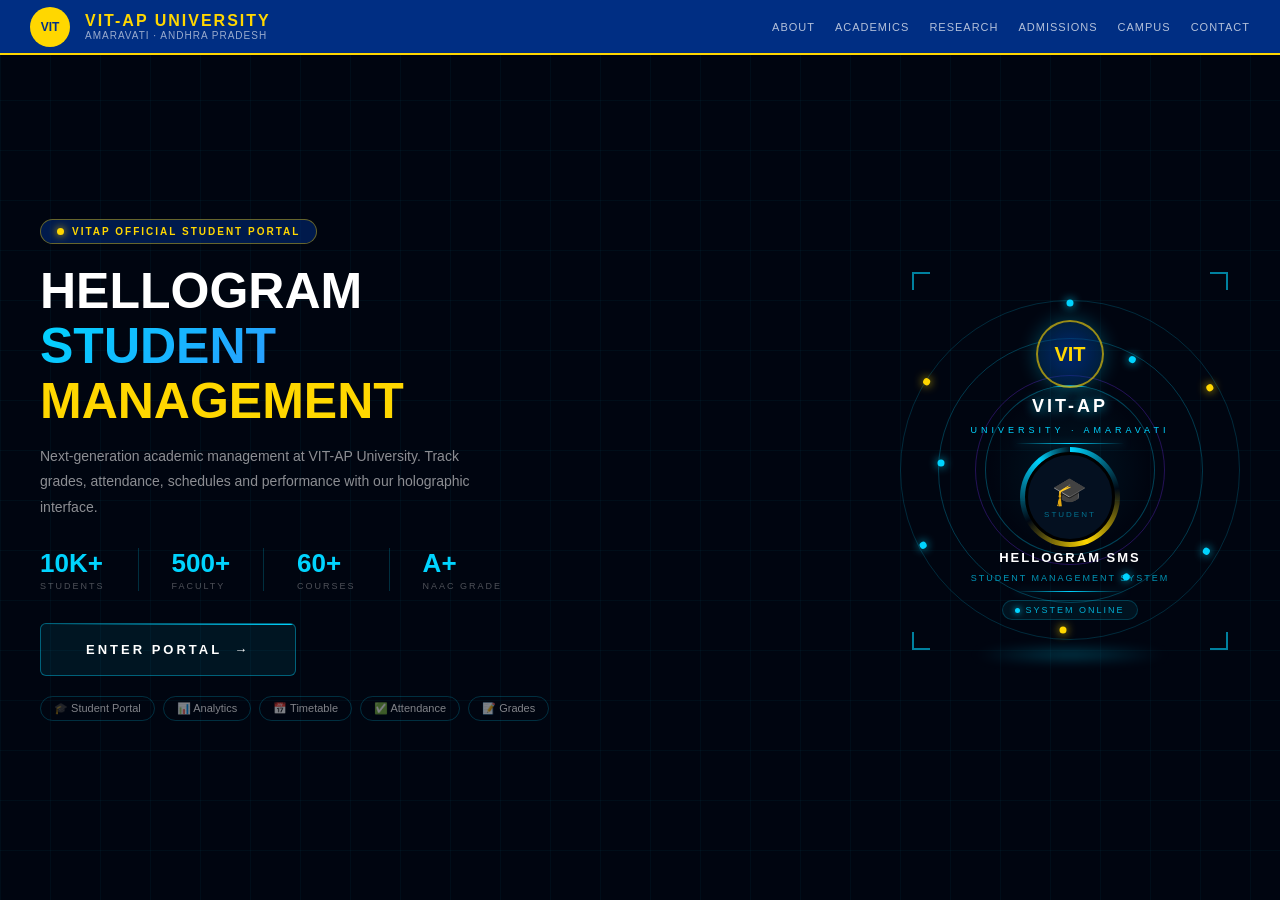
<file: index.html>
<!DOCTYPE html>
<html lang="en">
<head>
<meta charset="UTF-8">
<meta name="viewport" content="width=device-width, initial-scale=1.0">
<title>VITAP - Student Management System</title>
<style>
*{margin:0;padding:0;box-sizing:border-box}
:root{
--blue:#003087;--gold:#FFD700;--cyan:#00D4FF;--purple:#7B2FFF;
--dark:#000510;--card:#020B18;--border:rgba(0,212,255,0.15);
--success:#00FF88;--warning:#FFB800;--danger:#FF3366;
}
body{font-family:'Segoe UI',sans-serif;background:var(--dark);color:#fff;overflow-x:hidden}
::-webkit-scrollbar{width:4px}
::-webkit-scrollbar-thumb{background:var(--cyan);border-radius:4px}

/* PAGES */
.page{display:none;min-height:100vh;flex-direction:column}
.page.active{display:flex}

/* ANIMATIONS - minimal */
@keyframes spin{to{transform:rotate(360deg)}}
@keyframes spin-r{to{transform:rotate(-360deg)}}
@keyframes pulse{0%,100%{opacity:.6}50%{opacity:1}}
@keyframes scan{0%{top:0;opacity:1}100%{top:100%;opacity:0}}
@keyframes blink{0%,100%{opacity:1}50%{opacity:.2}}
@keyframes slideUp{from{transform:translateY(20px);opacity:0}to{transform:translateY(0);opacity:1}}
@keyframes fadeIn{from{opacity:0}to{opacity:1}}
@keyframes shimmer{0%{background-position:-200% 0}100%{background-position:200% 0}}
@keyframes float{0%,100%{transform:translateY(0)}50%{transform:translateY(-10px)}}

/* ═══════ LANDING ═══════ */
#pg-land{background:var(--dark);position:relative;overflow:hidden;align-items:center;justify-content:center}

.land-grid{position:absolute;inset:0;
background-image:linear-gradient(rgba(0,212,255,.04) 1px,transparent 1px),linear-gradient(90deg,rgba(0,212,255,.04) 1px,transparent 1px);
background-size:50px 50px;pointer-events:none}

/* VITAP Bar */
.vbar{position:absolute;top:0;left:0;right:0;height:55px;
background:rgba(0,48,135,.97);border-bottom:2px solid var(--gold);
display:flex;align-items:center;padding:0 30px;gap:15px;z-index:50}
.vbar-em{width:40px;height:40px;border-radius:50%;background:var(--gold);
display:flex;align-items:center;justify-content:center;
font-size:12px;font-weight:900;color:var(--blue);flex-shrink:0}
.vbar h1{font-size:16px;font-weight:800;color:var(--gold);letter-spacing:2px}
.vbar p{font-size:10px;color:rgba(255,255,255,.6);letter-spacing:1px}
.vbar-links{display:flex;gap:20px;margin-left:auto}
.vbar-links a{color:rgba(255,255,255,.7);text-decoration:none;font-size:11px;
letter-spacing:1px;transition:color .2s}
.vbar-links a:hover{color:var(--gold)}

/* LANDING WRAP */
.land-wrap{position:relative;z-index:10;display:flex;align-items:center;
justify-content:center;gap:70px;padding:80px 40px 40px;flex-wrap:wrap;width:100%;max-width:1300px}

/* TEXT */
.land-text{flex:1;min-width:320px;animation:slideUp .5s ease}
.l-tag{display:inline-flex;align-items:center;gap:8px;
background:rgba(0,48,135,.5);border:1px solid rgba(255,215,0,.4);
border-radius:30px;padding:6px 16px;margin-bottom:20px}
.l-tag-dot{width:7px;height:7px;border-radius:50%;background:var(--gold);
box-shadow:0 0 8px var(--gold);animation:blink 1.5s ease-in-out infinite}
.l-tag span{font-size:10px;letter-spacing:2px;color:var(--gold);font-weight:600}
.l-title{font-size:50px;font-weight:900;line-height:1.1;margin-bottom:15px}
.l-title .t1{color:#fff;display:block}
.l-title .t2{background:linear-gradient(135deg,var(--cyan),var(--purple));
-webkit-background-clip:text;background-clip:text;color:transparent;display:block}
.l-title .t3{color:var(--gold);display:block}
.l-desc{font-size:14px;color:rgba(255,255,255,.55);line-height:1.8;margin-bottom:28px;max-width:450px}
.l-stats{display:flex;gap:28px;margin-bottom:32px;flex-wrap:wrap}
.l-stat-n{font-size:26px;font-weight:900;color:var(--cyan)}
.l-stat-l{font-size:9px;letter-spacing:2px;color:rgba(255,255,255,.3);margin-top:2px}

/* ENTER BUTTON */
.enter-btn{position:relative;display:inline-flex;align-items:center;gap:12px;
padding:18px 45px;background:rgba(0,212,255,.08);
border:1px solid rgba(0,212,255,.4);border-radius:6px;
color:#fff;font-size:13px;font-weight:700;letter-spacing:3px;
cursor:pointer;transition:all .3s;overflow:hidden}
.enter-btn::before{content:'';position:absolute;top:0;left:0;right:0;height:1px;
background:linear-gradient(90deg,transparent,var(--cyan),transparent);
background-size:200% auto;animation:shimmer 2s linear infinite}
.enter-btn:hover{background:rgba(0,212,255,.18);
box-shadow:0 0 30px rgba(0,212,255,.25);transform:translateY(-2px)}
.enter-btn .arr{transition:transform .3s}
.enter-btn:hover .arr{transform:translateX(6px)}
.feat-row{display:flex;gap:8px;flex-wrap:wrap;margin-top:20px}
.feat{padding:5px 13px;border:1px solid rgba(0,212,255,.2);
border-radius:20px;font-size:11px;color:rgba(255,255,255,.5)}

/* HOLOGRAM */
.holo-side{flex-shrink:0;animation:float 5s ease-in-out infinite}
.holo-stage{position:relative;width:340px;height:420px;
display:flex;align-items:center;justify-content:center}
.h-ring{position:absolute;border-radius:50%;border:1px solid rgba(0,212,255,.18)}
.h-ring-1{width:340px;height:340px;animation:spin 20s linear infinite}
.h-ring-2{width:265px;height:265px;border-color:rgba(0,212,255,.25);animation:spin-r 15s linear infinite}
.h-ring-3{width:190px;height:190px;border-color:rgba(123,47,255,.3);animation:spin 10s linear infinite}
.h-disc{position:absolute;width:170px;height:170px;border-radius:50%;
background:radial-gradient(circle,rgba(0,212,255,.08),transparent 70%);
border:1px solid rgba(0,212,255,.3);animation:pulse 3s ease-in-out infinite}
.h-scan{position:absolute;width:170px;height:170px;border-radius:50%;overflow:hidden;pointer-events:none}
.h-scan::after{content:'';position:absolute;top:0;left:0;right:0;height:2px;
background:linear-gradient(90deg,transparent,rgba(0,212,255,.7),transparent);
box-shadow:0 0 12px rgba(0,212,255,.7);animation:scan 2.5s linear infinite}
.h-rdot{position:absolute;border-radius:50%;top:50%;left:50%;transform-origin:0 0}
.h-rdot.c{width:7px;height:7px;background:var(--cyan);box-shadow:0 0 10px var(--cyan)}
.h-rdot.g{width:7px;height:7px;background:var(--gold);box-shadow:0 0 10px var(--gold)}
.h-cor{position:absolute;width:18px;height:18px}
.h-cor.tl{top:12px;left:12px;border-top:2px solid rgba(0,212,255,.6);border-left:2px solid rgba(0,212,255,.6)}
.h-cor.tr{top:12px;right:12px;border-top:2px solid rgba(0,212,255,.6);border-right:2px solid rgba(0,212,255,.6)}
.h-cor.bl{bottom:30px;left:12px;border-bottom:2px solid rgba(0,212,255,.6);border-left:2px solid rgba(0,212,255,.6)}
.h-cor.br{bottom:30px;right:12px;border-bottom:2px solid rgba(0,212,255,.6);border-right:2px solid rgba(0,212,255,.6)}
.h-ctr{position:relative;z-index:10;display:flex;flex-direction:column;align-items:center;gap:8px;text-align:center}
.h-badge{width:68px;height:68px;border-radius:50%;
background:radial-gradient(circle,rgba(0,48,135,.8),rgba(0,212,255,.1));
border:2px solid rgba(255,215,0,.6);display:flex;align-items:center;justify-content:center;
box-shadow:0 0 20px rgba(0,212,255,.3);animation:pulse 2s ease-in-out infinite}
.h-badge span{font-size:20px;font-weight:900;color:var(--gold)}
.h-name{font-size:18px;font-weight:800;letter-spacing:3px;
text-shadow:0 0 12px rgba(0,212,255,.8)}
.h-sub{font-size:9px;letter-spacing:4px;color:var(--cyan)}
.h-div{width:110px;height:1px;background:linear-gradient(90deg,transparent,var(--cyan),transparent);
box-shadow:0 0 8px rgba(0,212,255,.4)}
.h-photo{position:relative;width:90px;height:90px}
.h-pb{position:absolute;inset:-5px;border-radius:50%;
background:conic-gradient(var(--cyan) 0deg,transparent 80deg,var(--gold) 160deg,transparent 240deg,var(--cyan) 320deg,transparent 360deg);
animation:spin 3s linear infinite}
.h-pm{position:absolute;inset:0;border-radius:50%;overflow:hidden;background:#041020;
border:3px solid #000;z-index:2;display:flex;align-items:center;justify-content:center}
.h-pm img{width:100%;height:100%;object-fit:cover}
.ph-icon{font-size:28px}
.ph-txt{font-size:8px;letter-spacing:2px;color:rgba(0,212,255,.5);margin-top:2px}
.h-nm{font-size:13px;font-weight:700;letter-spacing:2px}
.h-rl{font-size:9px;letter-spacing:2px;color:rgba(0,212,255,.7)}
.h-chip{display:flex;align-items:center;gap:5px;background:rgba(0,212,255,.07);
border:1px solid rgba(0,212,255,.2);border-radius:20px;padding:4px 12px;
font-size:9px;color:rgba(0,212,255,.8);letter-spacing:2px}
.h-chip .dot{width:5px;height:5px;background:var(--cyan);border-radius:50%;
box-shadow:0 0 6px var(--cyan);animation:blink 1.2s ease-in-out infinite}
.h-base{position:absolute;bottom:18px;left:50%;transform:translateX(-50%);
width:200px;height:15px;background:radial-gradient(ellipse,rgba(0,212,255,.35),transparent 70%);
filter:blur(6px);animation:pulse 2s ease-in-out infinite}

/* ═══════ LOGIN ═══════ */
#pg-login{background:var(--dark);align-items:center;justify-content:center;position:relative;overflow:hidden}
.login-bg{position:absolute;inset:0;
background-image:linear-gradient(rgba(0,48,135,.04) 1px,transparent 1px),
linear-gradient(90deg,rgba(0,48,135,.04) 1px,transparent 1px);
background-size:40px 40px}
.login-vbar{position:absolute;top:0;left:0;right:0;height:52px;
background:rgba(0,48,135,.96);border-bottom:2px solid var(--gold);
display:flex;align-items:center;padding:0 30px;gap:12px;z-index:10}
.login-vbar .vb-em{width:36px;height:36px;border-radius:50%;background:var(--gold);
display:flex;align-items:center;justify-content:center;font-size:11px;font-weight:900;color:var(--blue)}
.login-vbar h2{font-size:14px;font-weight:800;color:var(--gold);letter-spacing:2px}
.login-vbar span{font-size:10px;color:rgba(255,255,255,.5);letter-spacing:1px;margin-left:auto}
.login-wrap{position:relative;z-index:5;display:flex;align-items:center;
justify-content:center;gap:50px;padding:75px 30px 30px;flex-wrap:wrap}
.login-card{width:400px;background:rgba(2,11,24,.97);border-radius:18px;
border:1px solid rgba(0,212,255,.2);overflow:hidden;
box-shadow:0 0 40px rgba(0,0,0,.5);animation:slideUp .4s ease;position:relative}
.lc-top{height:2px;background:linear-gradient(90deg,transparent,var(--cyan),var(--gold),var(--cyan),transparent);
background-size:200% auto;animation:shimmer 3s linear infinite}
.lc-hdr{background:linear-gradient(135deg,rgba(0,48,135,.9),rgba(0,212,255,.08));
padding:25px;text-align:center;border-bottom:1px solid rgba(0,212,255,.1)}
.lc-logo{width:54px;height:54px;border-radius:50%;background:var(--blue);
border:2px solid var(--gold);display:flex;align-items:center;justify-content:center;
margin:0 auto 12px;font-size:16px;font-weight:900;color:var(--gold);
box-shadow:0 0 18px rgba(0,212,255,.25)}
.lc-hdr h2{font-size:18px;font-weight:800;color:#fff;letter-spacing:2px}
.lc-hdr p{font-size:10px;letter-spacing:3px;color:var(--cyan);margin-top:4px}
.lc-body{padding:25px}
.l-tabs{display:flex;gap:3px;background:rgba(0,212,255,.04);
border:1px solid rgba(0,212,255,.1);border-radius:10px;padding:3px;margin-bottom:20px}
.l-tab{flex:1;padding:9px 5px;text-align:center;cursor:pointer;border-radius:8px;
font-size:11px;letter-spacing:1px;color:rgba(0,212,255,.45);font-weight:600;transition:all .25s}
.l-tab.active{background:rgba(0,212,255,.12);color:var(--cyan);box-shadow:0 0 12px rgba(0,212,255,.15)}
.l-form{display:flex;flex-direction:column;gap:14px}
.lf-g{display:flex;flex-direction:column;gap:5px}
.lf-lbl{font-size:10px;letter-spacing:2px;color:rgba(0,212,255,.5);font-weight:600;text-transform:uppercase}
.lf-w{position:relative}
.lf-ico{position:absolute;left:12px;top:50%;transform:translateY(-50%);font-size:14px;color:rgba(0,212,255,.35)}
.lf-inp{width:100%;padding:12px 12px 12px 40px;
background:rgba(0,212,255,.04);border:1px solid rgba(0,212,255,.18);
border-radius:9px;color:#fff;font-size:13px;outline:none;transition:border-color .25s}
.lf-inp:focus{border-color:var(--cyan);background:rgba(0,212,255,.07)}
.lf-inp::placeholder{color:rgba(255,255,255,.18);font-size:12px}
.l-row{display:flex;justify-content:space-between;align-items:center}
.l-rem{display:flex;align-items:center;gap:6px;font-size:11px;color:rgba(255,255,255,.35);cursor:pointer}
.l-rem input{accent-color:var(--cyan)}
.l-fgt{font-size:11px;color:rgba(0,212,255,.45);cursor:pointer;transition:color .25s}
.l-fgt:hover{color:var(--cyan)}
.l-btn{width:100%;padding:14px;background:linear-gradient(135deg,rgba(0,48,135,.8),rgba(0,212,255,.15));
border:1px solid rgba(0,212,255,.35);border-radius:10px;color:#fff;
font-size:11px;font-weight:700;letter-spacing:3px;cursor:pointer;transition:all .25s;margin-top:2px}
.l-btn:hover{border-color:var(--cyan);box-shadow:0 0 25px rgba(0,212,255,.25);transform:translateY(-2px)}
.l-demo{text-align:center;font-size:10px;color:rgba(255,255,255,.18);letter-spacing:1px;margin-top:3px}
.l-back{text-align:center;margin-top:15px;font-size:11px;color:rgba(0,212,255,.35);
cursor:pointer;letter-spacing:2px;font-weight:600;transition:color .25s}
.l-back:hover{color:rgba(0,212,255,.8)}
.l-info{display:grid;grid-template-columns:1fr 1fr;gap:8px;margin-top:18px}
.lic{background:rgba(0,48,135,.2);border:1px solid rgba(0,212,255,.1);border-radius:9px;padding:12px}
.lic .lic-i{font-size:16px;margin-bottom:3px}
.lic .lic-l{font-size:9px;letter-spacing:2px;color:rgba(0,212,255,.4);font-weight:600}
.lic .lic-v{font-size:13px;font-weight:700;color:#fff}

/* ═══════ DASHBOARD ═══════ */
#pg-dash{background:var(--dark);flex-direction:column}

/* TOP NAV */
.d-nav{background:rgba(0,48,135,.97);border-bottom:2px solid var(--gold);
height:62px;display:flex;align-items:center;padding:0;
position:sticky;top:0;z-index:200;flex-shrink:0}
.dn-brand{display:flex;align-items:center;gap:10px;padding:0 15px 0 20px;
border-right:1px solid rgba(255,255,255,.1);height:100%;flex-shrink:0}
.dn-em{width:38px;height:38px;border-radius:50%;background:var(--gold);
display:flex;align-items:center;justify-content:center;
font-size:12px;font-weight:900;color:var(--blue);flex-shrink:0}
.dn-nm h1{font-size:14px;font-weight:900;color:var(--gold);letter-spacing:2px}
.dn-nm span{font-size:9px;color:rgba(255,255,255,.45);letter-spacing:2px;display:block}
.ham{width:40px;height:40px;background:rgba(255,215,0,.1);border:1px solid rgba(255,215,0,.2);
border-radius:8px;display:flex;flex-direction:column;align-items:center;justify-content:center;
gap:5px;cursor:pointer;margin:0 15px;transition:all .25s;flex-shrink:0}
.ham span{display:block;width:20px;height:2px;background:var(--gold);border-radius:2px;transition:all .3s}
.ham:hover{background:rgba(255,215,0,.2)}
.ham.open span:nth-child(1){transform:rotate(45deg) translate(5px,5px)}
.ham.open span:nth-child(2){opacity:0}
.ham.open span:nth-child(3){transform:rotate(-45deg) translate(5px,-5px)}
.dn-tabs{display:flex;height:100%}
.dn-tab{display:flex;align-items:center;gap:6px;padding:0 15px;
font-size:11px;letter-spacing:1px;color:rgba(255,255,255,.5);cursor:pointer;
transition:all .25s;border-bottom:3px solid transparent;font-weight:600;white-space:nowrap}
.dn-tab:hover{color:rgba(255,255,255,.9);background:rgba(255,255,255,.05)}
.dn-tab.active{color:var(--gold);border-bottom-color:var(--gold);background:rgba(255,215,0,.05)}
.dn-tab .ti{font-size:14px}
.dn-right{margin-left:auto;display:flex;align-items:center;gap:8px;padding-right:15px}
.dn-src{display:flex;align-items:center;gap:7px;background:rgba(0,0,0,.3);
border:1px solid rgba(255,255,255,.1);border-radius:8px;padding:7px 12px;width:180px}
.dn-src input{background:none;border:none;outline:none;color:#fff;font-size:12px;width:100%}
.dn-src input::placeholder{color:rgba(255,255,255,.2)}
.dn-ib{width:36px;height:36px;background:rgba(255,255,255,.08);
border:1px solid rgba(255,255,255,.1);border-radius:8px;
display:flex;align-items:center;justify-content:center;cursor:pointer;
font-size:14px;transition:all .25s;position:relative}
.dn-ib:hover{background:rgba(255,215,0,.15);border-color:rgba(255,215,0,.3)}
.n-dot{position:absolute;top:6px;right:6px;width:6px;height:6px;
background:var(--danger);border-radius:50%;box-shadow:0 0 5px var(--danger);animation:blink 1.5s ease-in-out infinite}
.dn-user{display:flex;align-items:center;gap:8px;padding:5px 10px;
border:1px solid rgba(255,215,0,.2);border-radius:8px;cursor:pointer;
background:rgba(255,215,0,.05);transition:all .25s}
.dn-user:hover{background:rgba(255,215,0,.1)}
.dn-av{width:28px;height:28px;border-radius:50%;
background:linear-gradient(135deg,var(--cyan),var(--purple));
display:flex;align-items:center;justify-content:center;font-size:12px;font-weight:700}
.du-n{font-size:12px;font-weight:600}
.du-r{font-size:9px;color:rgba(255,215,0,.6);letter-spacing:1px}

/* BODY */
.d-body{display:flex;flex:1;overflow:hidden;height:calc(100vh - 62px)}

/* SIDEBAR */
.d-sb{width:230px;background:var(--card);border-right:1px solid rgba(0,212,255,.1);
display:flex;flex-direction:column;overflow-y:auto;
transition:width .3s ease;flex-shrink:0}
.d-sb.closed{width:0;overflow:hidden}
.sb-hdr{background:linear-gradient(135deg,rgba(0,48,135,.5),rgba(0,212,255,.08));
padding:15px 18px;border-bottom:1px solid rgba(0,212,255,.1);white-space:nowrap}
.sb-hdr-t{font-size:10px;letter-spacing:3px;color:rgba(0,212,255,.6);font-weight:600}
.sb-sec{padding:8px 16px 3px;font-size:9px;letter-spacing:3px;
color:rgba(255,255,255,.2);font-weight:600;text-transform:uppercase;white-space:nowrap}
.sb-item{display:flex;align-items:center;gap:11px;padding:11px 16px;
cursor:pointer;transition:all .25s;border-left:3px solid transparent;
color:rgba(255,255,255,.4);font-size:12px;font-weight:600;white-space:nowrap}
.sb-item:hover{background:rgba(0,212,255,.06);color:rgba(0,212,255,.8);border-left-color:rgba(0,212,255,.35)}
.sb-item.active{background:rgba(0,212,255,.1);color:var(--cyan);border-left-color:var(--cyan)}
.sb-ico{font-size:16px;width:18px;text-align:center;flex-shrink:0}
.sb-badge{margin-left:auto;background:rgba(0,212,255,.15);color:var(--cyan);
font-size:9px;padding:2px 7px;border-radius:10px;border:1px solid rgba(0,212,255,.2)}
.sb-ft{margin-top:auto;padding:12px;border-top:1px solid rgba(0,212,255,.1)}
.sb-ft-in{background:rgba(0,48,135,.2);border:1px solid rgba(255,215,0,.12);
border-radius:9px;padding:11px;display:flex;align-items:center;gap:9px;white-space:nowrap}
.sb-ft-ico{font-size:20px}
.sb-ft-n{font-size:11px;color:#fff;font-weight:600}
.sb-ft-i{font-size:9px;color:rgba(0,212,255,.45);letter-spacing:1px}

/* CONTENT */
.d-ct{flex:1;overflow-y:auto;padding:22px;background:var(--dark)}
.sub{display:none;animation:fadeIn .3s ease}
.sub.active{display:block}

/* PAGE BANNER */
.p-ban{display:flex;align-items:center;justify-content:space-between;
margin-bottom:22px;flex-wrap:wrap;gap:10px}
.pb-t{font-size:20px;font-weight:800;letter-spacing:1px}
.pb-s{font-size:11px;color:rgba(0,212,255,.5);letter-spacing:2px;margin-top:2px}
.pb-r{display:flex;gap:8px;align-items:center;flex-wrap:wrap}

/* STATS */
.sg{display:grid;grid-template-columns:repeat(4,1fr);gap:14px;margin-bottom:20px}
.sc{background:var(--card);border:1px solid rgba(0,212,255,.1);
border-radius:13px;padding:18px;position:relative;overflow:hidden;transition:all .25s;cursor:default}
.sc:hover{transform:translateY(-3px);border-color:rgba(0,212,255,.3);
box-shadow:0 12px 35px rgba(0,0,0,.3)}
.sc-gb{position:absolute;top:-15px;right:-15px;width:70px;height:70px;border-radius:50%;opacity:.07}
.sc-top{display:flex;justify-content:space-between;align-items:center;margin-bottom:12px}
.sc-iw{width:40px;height:40px;border-radius:9px;display:flex;align-items:center;justify-content:center;font-size:18px}
.sc-tr{font-size:11px}
.sc-tr.up{color:var(--success)}
.sc-tr.dn{color:var(--danger)}
.sc-n{font-size:28px;font-weight:900}
.sc-l{font-size:10px;color:rgba(255,255,255,.35);letter-spacing:1px;margin-top:3px}

/* CARDS */
.c-row{display:grid;grid-template-columns:2fr 1fr;gap:16px;margin-bottom:18px}
.c-row3{display:grid;grid-template-columns:1fr 1fr 1fr;gap:16px;margin-bottom:18px}
.card{background:var(--card);border:1px solid rgba(0,212,255,.1);border-radius:13px;overflow:hidden}
.card-h{padding:14px 18px;border-bottom:1px solid rgba(0,212,255,.07);
display:flex;align-items:center;justify-content:space-between;
background:rgba(0,48,135,.08)}
.card-h h3{font-size:13px;font-weight:700;letter-spacing:1px}
.card-b{padding:16px 18px}

/* TABLE */
.tbl{width:100%;border-collapse:collapse}
.tbl th{padding:9px 11px;text-align:left;font-size:9px;letter-spacing:2px;
color:rgba(0,212,255,.4);border-bottom:1px solid rgba(0,212,255,.07);font-weight:700}
.tbl td{padding:11px 11px;font-size:12px;color:rgba(255,255,255,.65);
border-bottom:1px solid rgba(0,212,255,.04);transition:background .2s}
.tbl tr:hover td{background:rgba(0,212,255,.03)}
.si{display:flex;align-items:center;gap:9px}
.sav{width:32px;height:32px;border-radius:50%;display:flex;align-items:center;justify-content:center;font-size:11px;font-weight:700;flex-shrink:0}
.snm{font-weight:600;color:#fff;font-size:13px}
.sid{font-size:10px;color:rgba(0,212,255,.4);letter-spacing:1px}

/* BADGES */
.bdg{padding:3px 9px;border-radius:20px;font-size:10px;font-weight:700;letter-spacing:.5px}
.bs{background:rgba(0,255,136,.1);color:var(--success);border:1px solid rgba(0,255,136,.22)}
.bw{background:rgba(255,184,0,.1);color:var(--warning);border:1px solid rgba(255,184,0,.22)}
.bd{background:rgba(255,51,102,.1);color:var(--danger);border:1px solid rgba(255,51,102,.22)}
.bi{background:rgba(0,212,255,.1);color:var(--cyan);border:1px solid rgba(0,212,255,.22)}
.bg{background:rgba(255,215,0,.1);color:var(--gold);border:1px solid rgba(255,215,0,.22)}

/* PROGRESS */
.pb{background:rgba(255,255,255,.06);border-radius:10px;height:5px;overflow:hidden}
.pf{height:100%;border-radius:10px;transition:width .5s ease}

/* BUTTONS */
.btn{padding:8px 16px;border-radius:8px;border:1px solid;cursor:pointer;
font-size:11px;font-weight:700;letter-spacing:1px;transition:all .25s;
display:inline-flex;align-items:center;gap:5px}
.btn:hover{transform:translateY(-2px)}
.btn-p{background:rgba(0,48,135,.35);color:var(--cyan);border-color:rgba(0,212,255,.28)}
.btn-p:hover{background:rgba(0,48,135,.6);box-shadow:0 0 18px rgba(0,212,255,.18)}
.btn-g{background:rgba(255,215,0,.08);color:var(--gold);border-color:rgba(255,215,0,.28)}
.btn-g:hover{background:rgba(255,215,0,.18)}
.btn-s{background:rgba(0,255,136,.07);color:var(--success);border-color:rgba(0,255,136,.22)}
.btn-s:hover{background:rgba(0,255,136,.15)}
.btn-d{background:rgba(255,51,102,.07);color:var(--danger);border-color:rgba(255,51,102,.22)}
.btn-d:hover{background:rgba(255,51,102,.15)}
.btn-sm{padding:5px 11px;font-size:10px}

/* CHART */
.ch-w{display:flex;align-items:flex-end;gap:5px;height:100px;padding:5px 0}
.ch-bw{flex:1;display:flex;flex-direction:column;align-items:center;justify-content:flex-end;height:100%;gap:4px}
.ch-b{width:100%;border-radius:4px 4px 0 0;cursor:pointer;position:relative;transition:filter .2s}
.ch-b:hover{filter:brightness(1.4)}
.ch-b:hover::after{content:attr(data-v);position:absolute;top:-20px;left:50%;transform:translateX(-50%);
background:rgba(0,212,255,.8);color:#fff;padding:2px 6px;border-radius:4px;font-size:10px;white-space:nowrap}
.ch-l{font-size:9px;color:rgba(255,255,255,.22)}

/* SUBJECT BARS */
.sr{display:flex;align-items:center;gap:9px;margin-bottom:10px}
.sn{font-size:11px;width:85px;color:rgba(255,255,255,.4);flex-shrink:0}
.sb-b{flex:1}
.ss{font-size:11px;color:#fff;font-weight:700;width:32px;text-align:right}

/* ACTIVITY */
.ai{display:flex;gap:9px;margin-bottom:12px}
.ad{width:7px;height:7px;border-radius:50%;margin-top:5px;flex-shrink:0}
.at h4{font-size:12px;color:#fff;font-weight:600}
.at p{font-size:10px;color:rgba(255,255,255,.3);margin-top:2px}

/* TOP STUDENTS */
.ts{display:flex;align-items:center;gap:9px;padding:8px 0;border-bottom:1px solid rgba(0,212,255,.05)}
.rk{width:24px;height:24px;border-radius:50%;display:flex;align-items:center;justify-content:center;font-size:10px;font-weight:700;flex-shrink:0}
.rk1{background:linear-gradient(135deg,#FFD700,#FFA500);color:#1a1a1a}
.rk2{background:linear-gradient(135deg,#C0C0C0,#A0A0A0);color:#1a1a1a}
.rk3{background:linear-gradient(135deg,#CD7F32,#A05020);color:#fff}
.rko{background:rgba(0,212,255,.12);color:var(--cyan)}

/* COURSES */
.cg{display:grid;grid-template-columns:repeat(3,1fr);gap:14px}
.cc{background:var(--card);border:1px solid rgba(0,212,255,.1);
border-radius:12px;padding:18px;transition:all .25s;cursor:pointer;position:relative;overflow:hidden}
.cc::before{content:'';position:absolute;top:0;left:0;right:0;height:2px;
background:linear-gradient(90deg,transparent,rgba(0,212,255,.4),transparent);opacity:0;transition:opacity .25s}
.cc:hover{border-color:rgba(0,212,255,.32);transform:translateY(-3px);box-shadow:0 12px 35px rgba(0,0,0,.3)}
.cc:hover::before{opacity:1}
.cc-ico{font-size:26px;margin-bottom:9px}
.cc-nm{font-size:14px;font-weight:700;margin-bottom:3px}
.cc-tc{font-size:11px;color:rgba(0,212,255,.5);margin-bottom:10px;letter-spacing:.5px}
.cc-ds{font-size:11px;color:rgba(255,255,255,.28);margin-bottom:11px}

/* SCHEDULE */
.sch-c{border-left:3px solid;border-radius:0 7px 7px 0;padding:7px 9px}
.sch-s{font-size:11px;font-weight:700}
.sch-t{font-size:10px;color:rgba(255,255,255,.33)}
.sch-r{font-size:10px;color:rgba(0,212,255,.45)}

/* ATT */
.att-r{display:flex;align-items:center;gap:9px;padding:9px;border-radius:9px;
background:rgba(0,212,255,.03);border:1px solid rgba(0,212,255,.06);margin-bottom:7px}

/* MODAL */
.mo{position:fixed;inset:0;background:rgba(0,0,0,.85);z-index:1000;
display:none;align-items:center;justify-content:center;backdrop-filter:blur(6px)}
.mo.open{display:flex}
.md{background:var(--card);border-radius:16px;border:1px solid rgba(0,212,255,.22);
width:90%;max-width:500px;max-height:90vh;overflow-y:auto;animation:slideUp .3s ease;position:relative}
.md::before{content:'';display:block;height:2px;
background:linear-gradient(90deg,transparent,var(--cyan),var(--gold),var(--cyan),transparent);
background-size:200% auto;animation:shimmer 3s linear infinite}
.md-h{padding:18px 22px;border-bottom:1px solid rgba(0,212,255,.08);
display:flex;align-items:center;justify-content:space-between;background:rgba(0,48,135,.08)}
.md-h h3{font-size:14px;font-weight:700;letter-spacing:1px}
.md-cl{width:30px;height:30px;background:rgba(255,255,255,.07);
border:1px solid rgba(255,255,255,.1);border-radius:7px;color:#fff;
cursor:pointer;font-size:14px;display:flex;align-items:center;justify-content:center;transition:all .2s}
.md-cl:hover{background:rgba(255,51,102,.2);border-color:rgba(255,51,102,.4)}
.md-b{padding:20px 22px}
.md-f{padding:16px 22px;border-top:1px solid rgba(0,212,255,.07);display:flex;gap:9px;justify-content:flex-end}
.fg2{display:grid;grid-template-columns:1fr 1fr;gap:12px}
.fg{display:flex;flex-direction:column;gap:5px;margin-bottom:0}
.fg.fw{grid-column:span 2}
.fg label{font-size:9px;letter-spacing:2px;color:rgba(0,212,255,.5);font-weight:700;text-transform:uppercase}
.fg input,.fg select{background:rgba(0,212,255,.04);border:1px solid rgba(0,212,255,.17);
border-radius:8px;padding:10px 12px;color:#fff;font-size:13px;outline:none;transition:border-color .25s}
.fg input:focus,.fg select:focus{border-color:var(--cyan)}
.fg select option{background:#041525}

/* TOAST */
.tb{position:fixed;top:75px;right:18px;z-index:9999;display:flex;flex-direction:column;gap:9px}
.tos{background:rgba(2,11,24,.97);border-radius:11px;padding:12px 16px;
border-left:3px solid;display:flex;align-items:center;gap:9px;
min-width:260px;box-shadow:0 12px 35px rgba(0,0,0,.5);animation:slideUp .3s ease}
.tos.success{border-color:var(--success)}
.tos.danger{border-color:var(--danger)}
.tos.info{border-color:var(--cyan)}
.tos.warning{border-color:var(--warning)}
.tos-t{font-size:12px;color:#fff;font-weight:600;letter-spacing:.5px}

/* REPORTS */
.rbr{display:flex;align-items:center;gap:9px;margin-bottom:11px}
.rbl{font-size:11px;width:85px;color:rgba(255,255,255,.38);flex-shrink:0}

/* ROLE EXPERIENCE */
#pg-dash{position:relative}
#pg-dash::before{content:'';position:fixed;inset:62px 0 0 0;pointer-events:none;
background:
radial-gradient(circle at 15% 16%,var(--role-glow,rgba(0,212,255,.16)),transparent 28%),
radial-gradient(circle at 84% 18%,rgba(255,255,255,.05),transparent 22%),
radial-gradient(circle at 50% 100%,rgba(255,215,0,.06),transparent 30%);
opacity:.95}
.d-ct{position:relative;z-index:1;
background:linear-gradient(180deg,rgba(0,5,16,.96),rgba(0,5,16,.98))}
.dn-tabs{gap:4px;overflow-x:auto;scrollbar-width:none}
.dn-tabs::-webkit-scrollbar{display:none}
.nav-role-chip{flex-shrink:0}
.role-chip{display:inline-flex;align-items:center;justify-content:center;
padding:8px 12px;border-radius:999px;
border:1px solid rgba(255,255,255,.12);background:rgba(255,255,255,.04);
font-size:10px;letter-spacing:2px;font-weight:700;
color:var(--role-accent,var(--cyan));box-shadow:0 0 20px var(--role-glow,rgba(0,212,255,.18))}
.dn-tab .nav-mini,.sb-item .nav-mini{width:24px;height:24px;border-radius:8px;
display:inline-flex;align-items:center;justify-content:center;
font-size:9px;font-weight:800;letter-spacing:1px;
background:rgba(255,255,255,.06);border:1px solid rgba(255,255,255,.1);flex-shrink:0}
.dn-tab .nav-label,.sb-item .nav-label{white-space:nowrap}
.sb-item.sb-utility{color:rgba(255,255,255,.48)}
.rd-sub{display:none;animation:fadeIn .3s ease}
.rd-sub.active{display:block}
.hero-shell{display:grid;grid-template-columns:1.3fr .9fr;gap:16px;margin-bottom:18px}
.hero-copy,.hero-panel{position:relative;overflow:hidden;border-radius:18px;padding:22px;
background:linear-gradient(135deg,rgba(2,11,24,.96),rgba(5,24,40,.84));
border:1px solid rgba(255,255,255,.08);box-shadow:0 18px 45px rgba(0,0,0,.22)}
.hero-copy::before,.hero-panel::before{content:'';position:absolute;left:-10%;right:-10%;top:-35px;height:90px;
background:linear-gradient(90deg,transparent,var(--role-glow,rgba(0,212,255,.18)),transparent);
transform:rotate(-5deg)}
.hero-brow{position:relative;font-size:10px;letter-spacing:3px;font-weight:700;
color:var(--role-accent,var(--cyan));margin-bottom:12px}
.hero-title{position:relative;font-size:34px;font-weight:900;line-height:1.05;margin-bottom:12px}
.hero-title span{color:var(--role-accent,var(--cyan))}
.hero-blurb{position:relative;max-width:560px;font-size:14px;line-height:1.75;
color:rgba(255,255,255,.6);margin-bottom:18px}
.hero-tags,.hero-actions{position:relative;display:flex;flex-wrap:wrap;gap:10px}
.hero-tags{margin-bottom:18px}
.hero-tag{padding:6px 12px;border-radius:999px;border:1px solid rgba(255,255,255,.1);
background:rgba(255,255,255,.04);font-size:10px;letter-spacing:1.8px;
color:rgba(255,255,255,.74)}
.signal-card{position:relative;display:grid;gap:15px;height:100%}
.signal-number{font-size:48px;font-weight:900;color:#fff;line-height:1}
.signal-caption{font-size:10px;letter-spacing:2px;color:rgba(255,255,255,.42)}
.signal-meter{height:10px;border-radius:999px;background:rgba(255,255,255,.08);overflow:hidden}
.signal-fill{height:100%;border-radius:999px;
background:linear-gradient(90deg,var(--role-accent,var(--cyan)),rgba(255,255,255,.85));
box-shadow:0 0 22px var(--role-glow,rgba(0,212,255,.18))}
.signal-grid{display:grid;grid-template-columns:1fr 1fr;gap:10px}
.signal-tile{padding:12px;border-radius:14px;background:rgba(255,255,255,.04);
border:1px solid rgba(255,255,255,.07)}
.signal-tile strong{display:block;font-size:18px;font-weight:800;margin-bottom:4px}
.signal-tile span{font-size:10px;letter-spacing:1.5px;color:rgba(255,255,255,.45)}
.spot-grid{display:grid;grid-template-columns:1.25fr .95fr;gap:16px;margin-bottom:18px}
.radar-flex{display:grid;grid-template-columns:1fr .85fr;gap:16px;align-items:center}
.radar-wrap{display:flex;align-items:center;justify-content:center;min-height:320px;
border-radius:18px;background:radial-gradient(circle,rgba(255,255,255,.05),transparent 70%);
border:1px dashed rgba(255,255,255,.08)}
#student-radar{width:min(100%,340px);height:auto}
.data-list,.info-list,.flag-list{display:grid;gap:12px}
.data-row{display:flex;align-items:center;gap:12px}
.data-row strong{min-width:108px;font-size:12px;color:#fff}
.data-row span{font-size:11px;color:rgba(255,255,255,.44)}
.data-meter{flex:1;height:7px;border-radius:999px;background:rgba(255,255,255,.07);overflow:hidden}
.data-fill{height:100%;border-radius:999px;
background:linear-gradient(90deg,var(--role-accent,var(--cyan)),rgba(255,255,255,.88))}
.stack-col{display:grid;gap:16px}
.info-chip,.flag-row,.lock-note{padding:14px;border-radius:14px;background:rgba(255,255,255,.04);
border:1px solid rgba(255,255,255,.07)}
.info-chip strong,.flag-row strong{display:block;font-size:12px;color:#fff;margin-bottom:4px}
.info-chip span,.flag-row span,.lock-note{font-size:11px;line-height:1.6;color:rgba(255,255,255,.5)}
.flag-row{display:grid;grid-template-columns:1fr auto;gap:10px;align-items:center}
.flag-score{font-size:18px;font-weight:800;color:var(--role-accent,var(--cyan))}
.metric-slab{display:grid;grid-template-columns:1fr 1fr;gap:12px}
.slab{padding:12px;border-radius:14px;background:rgba(255,255,255,.04);
border:1px solid rgba(255,255,255,.07)}
.slab .k{font-size:10px;letter-spacing:1.5px;color:rgba(255,255,255,.42);margin-bottom:6px}
.slab .v{font-size:20px;font-weight:800}
.feed-row{display:flex;gap:10px;padding:10px 0;border-bottom:1px solid rgba(255,255,255,.05)}
.feed-row:last-child,.timeline-row:last-child{border-bottom:none}
.feed-pin{width:9px;height:9px;border-radius:50%;margin-top:4px;flex-shrink:0;
background:var(--role-accent,var(--cyan));box-shadow:0 0 14px var(--role-accent,var(--cyan))}
.feed-copy strong{display:block;font-size:12px;color:#fff;margin-bottom:3px}
.feed-copy span{font-size:10px;color:rgba(255,255,255,.42)}
.subject-pill{display:inline-flex;align-items:center;justify-content:center;
padding:4px 10px;border-radius:999px;background:rgba(255,255,255,.05);
border:1px solid rgba(255,255,255,.1);font-size:10px;letter-spacing:1.5px;
color:var(--role-accent,var(--cyan))}
.timeline-row{display:flex;align-items:center;justify-content:space-between;gap:10px;
padding:11px 0;border-bottom:1px solid rgba(255,255,255,.05)}
.timeline-row strong{font-size:12px;color:#fff}
.timeline-row span{font-size:10px;color:rgba(255,255,255,.42)}
.timeline-badge{padding:4px 9px;border-radius:999px;font-size:10px;font-weight:700;letter-spacing:1px}
.timeline-badge.present{background:rgba(0,255,136,.1);color:var(--success);border:1px solid rgba(0,255,136,.18)}
.timeline-badge.absent{background:rgba(255,51,102,.1);color:var(--danger);border:1px solid rgba(255,51,102,.18)}
.timeline-badge.late{background:rgba(255,184,0,.1);color:var(--warning);border:1px solid rgba(255,184,0,.18)}
.course-kicker{display:flex;align-items:center;justify-content:space-between;margin-bottom:10px}
.course-badge{width:42px;height:42px;border-radius:12px;display:flex;align-items:center;justify-content:center;
background:rgba(255,255,255,.05);border:1px solid rgba(255,255,255,.08);
font-size:10px;font-weight:800;letter-spacing:1px}
.table-note{font-size:10px;color:rgba(255,255,255,.32)}
.empty-panel{padding:24px;text-align:center;font-size:12px;letter-spacing:1px;color:rgba(255,255,255,.38)}
.card .lock-note{margin:0}
.cc{background:linear-gradient(180deg,rgba(2,11,24,.96),rgba(6,20,34,.88))}

/* RESPONSIVE */
@media(max-width:1100px){.sg{grid-template-columns:1fr 1fr}.c-row{grid-template-columns:1fr}.cg{grid-template-columns:1fr 1fr}}
@media(max-width:768px){
.l-title{font-size:36px}.land-wrap{gap:40px;padding:75px 20px 30px}
.vbar-links{display:none}.dn-tabs{display:none}.dn-src{display:none}
.d-sb{position:fixed;left:-230px;top:62px;bottom:0;z-index:150;transition:left .3s}
.d-sb.open{left:0}.fg2{grid-template-columns:1fr}.fg.fw{grid-column:span 1}
.nav-role-chip{display:none}.hero-shell,.spot-grid,.radar-flex,.signal-grid,.metric-slab{grid-template-columns:1fr}
.hero-title{font-size:28px}
}
</style>
</head>
<body>

<!-- ════ LANDING ════ -->
<div class="page active" id="pg-land">
<div class="land-grid"></div>

<div class="vbar">
  <div class="vbar-em">VIT</div>
  <div><h1>VIT-AP UNIVERSITY</h1><p>AMARAVATI · ANDHRA PRADESH</p></div>
  <nav class="vbar-links">
    <a href="#">ABOUT</a><a href="#">ACADEMICS</a><a href="#">RESEARCH</a>
    <a href="#">ADMISSIONS</a><a href="#">CAMPUS</a><a href="#">CONTACT</a>
  </nav>
</div>

<div class="land-wrap">
  <!-- TEXT -->
  <div class="land-text">
    <div class="l-tag"><div class="l-tag-dot"></div><span>VITAP OFFICIAL STUDENT PORTAL</span></div>
    <div class="l-title">
      <span class="t1">HELLOGRAM</span>
      <span class="t2">STUDENT</span>
      <span class="t3">MANAGEMENT</span>
    </div>
    <p class="l-desc">Next-generation academic management at VIT-AP University. Track grades, attendance, schedules and performance with our holographic interface.</p>
    <div class="l-stats">
      <div><div class="l-stat-n">10K+</div><div class="l-stat-l">STUDENTS</div></div>
      <div style="width:1px;background:rgba(0,212,255,.2);align-self:stretch;margin:0 5px;"></div>
      <div><div class="l-stat-n">500+</div><div class="l-stat-l">FACULTY</div></div>
      <div style="width:1px;background:rgba(0,212,255,.2);align-self:stretch;margin:0 5px;"></div>
      <div><div class="l-stat-n">60+</div><div class="l-stat-l">COURSES</div></div>
      <div style="width:1px;background:rgba(0,212,255,.2);align-self:stretch;margin:0 5px;"></div>
      <div><div class="l-stat-n">A+</div><div class="l-stat-l">NAAC GRADE</div></div>
    </div>
    <button class="enter-btn" onclick="goTo('pg-login')">
      <span>ENTER PORTAL</span><span class="arr">→</span>
    </button>
    <div class="feat-row">
      <div class="feat">🎓 Student Portal</div>
      <div class="feat">📊 Analytics</div>
      <div class="feat">📅 Timetable</div>
      <div class="feat">✅ Attendance</div>
      <div class="feat">📝 Grades</div>
    </div>
  </div>

  <!-- HOLOGRAM -->
  <div class="holo-side">
    <div class="holo-stage">
      <div class="h-ring h-ring-1">
        <div class="h-rdot c" style="transform:translate(-50%,-50%) rotate(0deg) translateY(-167px)"></div>
        <div class="h-rdot g" style="transform:translate(-50%,-50%) rotate(60deg) translateY(-167px)"></div>
        <div class="h-rdot c" style="transform:translate(-50%,-50%) rotate(120deg) translateY(-167px)"></div>
        <div class="h-rdot g" style="transform:translate(-50%,-50%) rotate(180deg) translateY(-167px)"></div>
        <div class="h-rdot c" style="transform:translate(-50%,-50%) rotate(240deg) translateY(-167px)"></div>
        <div class="h-rdot g" style="transform:translate(-50%,-50%) rotate(300deg) translateY(-167px)"></div>
      </div>
      <div class="h-ring h-ring-2">
        <div class="h-rdot c" style="transform:translate(-50%,-50%) rotate(30deg) translateY(-129px)"></div>
        <div class="h-rdot c" style="transform:translate(-50%,-50%) rotate(150deg) translateY(-129px)"></div>
        <div class="h-rdot c" style="transform:translate(-50%,-50%) rotate(270deg) translateY(-129px)"></div>
      </div>
      <div class="h-ring h-ring-3"></div>
      <div class="h-disc"></div>
      <div class="h-scan"></div>
      <div class="h-cor tl"></div><div class="h-cor tr"></div>
      <div class="h-cor bl"></div><div class="h-cor br"></div>
      <div class="h-ctr">
        <div class="h-badge"><span>VIT</span></div>
        <div class="h-name">VIT-AP</div>
        <div class="h-sub">UNIVERSITY · AMARAVATI</div>
        <div class="h-div"></div>
        <div class="h-photo">
          <div class="h-pb"></div>
          <div class="h-pm">
            <div style="text-align:center">
              <div class="ph-icon">🎓</div>
              <div class="ph-txt">STUDENT</div>
            </div>
          </div>
        </div>
        <div class="h-nm">HELLOGRAM SMS</div>
        <div class="h-rl">STUDENT MANAGEMENT SYSTEM</div>
        <div class="h-div"></div>
        <div class="h-chip"><div class="dot"></div><span>SYSTEM ONLINE</span></div>
      </div>
      <div class="h-base"></div>
    </div>
  </div>
</div>
</div>

<!-- ════ LOGIN ════ -->
<div class="page" id="pg-login">
<div class="login-bg"></div>
<div class="login-vbar">
  <div class="vb-em">VIT</div>
  <h2>VIT-AP UNIVERSITY</h2>
  <span>STUDENT MANAGEMENT PORTAL · AMARAVATI</span>
</div>
<div class="login-wrap">
  <!-- Mini holo -->
  <div style="animation:float 5s ease-in-out infinite">
    <div class="holo-stage" style="width:240px;height:300px">
      <div class="h-ring h-ring-1" style="width:240px;height:240px">
        <div class="h-rdot c" style="transform:translate(-50%,-50%) rotate(0deg) translateY(-117px)"></div>
        <div class="h-rdot g" style="transform:translate(-50%,-50%) rotate(90deg) translateY(-117px)"></div>
        <div class="h-rdot c" style="transform:translate(-50%,-50%) rotate(180deg) translateY(-117px)"></div>
        <div class="h-rdot g" style="transform:translate(-50%,-50%) rotate(270deg) translateY(-117px)"></div>
      </div>
      <div class="h-ring h-ring-2" style="width:180px;height:180px">
        <div class="h-rdot c" style="transform:translate(-50%,-50%) rotate(45deg) translateY(-87px)"></div>
        <div class="h-rdot c" style="transform:translate(-50%,-50%) rotate(225deg) translateY(-87px)"></div>
      </div>
      <div class="h-ring h-ring-3" style="width:120px;height:120px"></div>
      <div class="h-disc" style="width:110px;height:110px"></div>
      <div class="h-scan" style="width:110px;height:110px"></div>
      <div class="h-cor tl"></div><div class="h-cor tr"></div>
      <div class="h-cor bl"></div><div class="h-cor br"></div>
      <div class="h-ctr">
        <div class="h-badge" style="width:50px;height:50px"><span style="font-size:15px">VIT</span></div>
        <div class="h-name" style="font-size:15px">VIT-AP</div>
        <div class="h-sub">SECURE PORTAL</div>
        <div class="h-div" style="width:80px"></div>
        <div class="h-chip" style="font-size:8px;padding:3px 10px"><div class="dot"></div><span>ENCRYPTED</span></div>
      </div>
      <div class="h-base"></div>
    </div>
    <div class="l-info" style="width:240px;margin-top:5px">
      <div class="lic"><div class="lic-i">🔒</div><div class="lic-l">SECURITY</div><div class="lic-v">256-bit</div></div>
      <div class="lic"><div class="lic-i">⚡</div><div class="lic-l">UPTIME</div><div class="lic-v">99.9%</div></div>
      <div class="lic"><div class="lic-i">🏛️</div><div class="lic-l">NAAC</div><div class="lic-v">A+ Grade</div></div>
      <div class="lic"><div class="lic-i">🌐</div><div class="lic-l">CAMPUS</div><div class="lic-v">Amaravati</div></div>
    </div>
  </div>

  <!-- Login Card -->
  <div class="login-card">
    <div class="lc-top"></div>
    <div class="lc-hdr">
      <div class="lc-logo">VIT</div>
      <h2>HELLOGRAM</h2>
      <p>VIT-AP STUDENT MANAGEMENT SYSTEM</p>
    </div>
    <div class="lc-body">
      <div class="l-tabs">
        <div class="l-tab active" onclick="switchTab('student',this)">STUDENT</div>
        <div class="l-tab" onclick="switchTab('teacher',this)">TEACHER</div>
        <div class="l-tab" onclick="switchTab('admin',this)">ADMIN</div>
      </div>
      <div class="l-form">
        <div class="lf-g">
          <div class="lf-lbl">Registration Number / ID</div>
          <div class="lf-w"><span class="lf-ico" id="l-ico">ST</span>
            <input class="lf-inp" id="l-id" type="text" placeholder="e.g. 22BCE1234"></div>
        </div>
        <div class="lf-g">
          <div class="lf-lbl">Password</div>
          <div class="lf-w"><span class="lf-ico">🔑</span>
            <input class="lf-inp" id="l-pw" type="password" placeholder="Enter password"></div>
        </div>
        <div class="l-row">
          <label class="l-rem"><input type="checkbox"> Remember me</label>
          <span class="l-fgt">Forgot password?</span>
        </div>
        <button class="l-btn" onclick="doLogin()">⚡ LOGIN TO PORTAL</button>
        <div class="l-demo">DEMO: ANY ID + ANY PASSWORD</div>
      </div>
      <div class="l-back" onclick="goTo('pg-land')">← BACK TO HOME</div>
    </div>
  </div>
</div>
</div>

<!-- ════ DASHBOARD ════ -->
<div class="page" id="pg-dash">
<div id="rd-shell">
<nav class="d-nav">
  <div class="dn-brand">
    <div class="dn-em">VIT</div>
    <div class="dn-nm"><h1>HELLOGRAM</h1><span>VIT-AP · ROLE PORTAL</span></div>
  </div>
  <div class="ham" id="rd-ham" onclick="toggleSidebar()">
    <span></span><span></span><span></span>
  </div>
  <div class="dn-tabs" id="rd-top-nav"></div>
  <div class="dn-right">
    <div class="dn-src"><span style="color:rgba(255,255,255,.3);font-size:11px">Q</span>
      <input type="text" placeholder="Search students or courses" id="rd-search" oninput="globalSearch()"></div>
    <div class="role-chip nav-role-chip" id="rd-role-chip">STUDENT COCKPIT</div>
    <div class="dn-ib" onclick="seedDemo()" title="Load demo">LD</div>
    <div class="dn-user">
      <div class="dn-av" id="rd-avatar">ST</div>
      <div><div class="du-n" id="rd-user-name">STUDENT</div><div class="du-r" id="rd-user-role">PERSONAL VIEW</div></div>
    </div>
    <div class="dn-ib" onclick="logout()" title="Logout">OUT</div>
  </div>
</nav>

<div class="d-body">
  <div class="d-sb open" id="rd-sidebar">
    <div class="sb-hdr"><div class="sb-hdr-t">ROLE NAVIGATION</div></div>
    <div id="rd-sidebar-nav"></div>
    <div class="sb-sec">UTILITY</div>
    <div class="sb-item sb-utility" onclick="seedDemo()"><span class="sb-ico">LD</span><span>Load Demo Data</span></div>
    <div class="sb-item sb-utility" onclick="clearAll()"><span class="sb-ico">CL</span><span>Clear Data</span></div>
    <div class="sb-item sb-utility" onclick="logout()"><span class="sb-ico">BY</span><span>Logout</span></div>
    <div class="sb-ft">
      <div class="sb-ft-in">
        <div class="sb-ft-ico" id="rd-sidebar-tag">ST</div>
        <div><div class="sb-ft-n" id="rd-sidebar-name">STUDENT</div><div class="sb-ft-i" id="rd-sidebar-meta">READY</div></div>
      </div>
    </div>
  </div>

  <div class="d-ct">
    <div class="rd-sub active" id="rd-home">
      <div id="rd-home-content"></div>
    </div>

    <div class="rd-sub" id="rd-students">
      <div class="p-ban">
        <div><div class="pb-t" id="rd-students-title">STUDENTS</div><div class="pb-s" id="rd-students-subtitle">VIEW AND TRACK LEARNERS</div></div>
        <div class="pb-r" id="rd-students-actions"></div>
      </div>
      <div class="card">
        <div class="card-h"><h3 id="rd-students-table-title">STUDENT DIRECTORY</h3>
          <input type="text" id="rd-students-search" placeholder="Search students" oninput="renderStudentRegistry()"
            style="background:rgba(0,212,255,.04);border:1px solid rgba(0,212,255,.16);border-radius:8px;
            padding:7px 12px;color:#fff;font-size:12px;outline:none;width:190px"></div>
        <div style="overflow-x:auto">
          <table class="tbl">
            <thead id="rd-students-head"></thead>
            <tbody id="rd-students-body"></tbody>
          </table>
        </div>
      </div>
    </div>

    <div class="rd-sub" id="rd-courses">
      <div class="p-ban">
        <div><div class="pb-t" id="rd-courses-title">COURSES</div><div class="pb-s" id="rd-courses-subtitle">ACADEMIC TRACKS AND OWNERS</div></div>
        <div class="pb-r" id="rd-course-actions"></div>
      </div>
      <div class="cg" id="rd-courses-grid"></div>
    </div>

    <div class="rd-sub" id="rd-grades">
      <div class="p-ban">
        <div><div class="pb-t" id="rd-grades-title">MARKS CENTER</div><div class="pb-s" id="rd-grades-subtitle">ACADEMIC PERFORMANCE GRID</div></div>
        <div class="pb-r" id="rd-grades-actions"></div>
      </div>
      <div class="c-row">
        <div class="card">
          <div class="card-h"><h3 id="rd-grades-table-title">MARK RECORDS</h3></div>
          <div style="overflow-x:auto">
            <table class="tbl">
              <thead id="rd-grades-head"></thead>
              <tbody id="rd-grades-body"></tbody>
            </table>
          </div>
        </div>
        <div class="card">
          <div class="card-h"><h3 id="rd-grades-side-title">CLASS SIGNALS</h3></div>
          <div class="card-b" id="rd-grades-side"></div>
        </div>
      </div>
    </div>

    <div class="rd-sub" id="rd-attendance">
      <div class="p-ban">
        <div><div class="pb-t" id="rd-att-title">ATTENDANCE</div><div class="pb-s" id="rd-att-subtitle">TRACK PRESENCE AND PUNCTUALITY</div></div>
        <div class="pb-r" id="rd-att-actions"></div>
      </div>
      <div class="c-row">
        <div class="card">
          <div class="card-h"><h3 id="rd-att-main-title">ATTENDANCE</h3>
            <div id="rd-att-date-wrap">
              <input type="date" id="rd-att-date" style="background:rgba(0,212,255,.04);border:1px solid rgba(0,212,255,.16);
              border-radius:8px;padding:6px 11px;color:#fff;font-size:12px;outline:none">
            </div>
          </div>
          <div class="card-b">
            <div id="rd-att-list" style="display:flex;flex-direction:column;max-height:360px;overflow-y:auto"></div>
            <button class="btn btn-s" id="rd-att-save" style="width:100%;margin-top:13px;justify-content:center" onclick="saveAttendance()">SAVE ATTENDANCE</button>
          </div>
        </div>
        <div class="card">
          <div class="card-h"><h3 id="rd-att-side-title">ATTENDANCE OVERVIEW</h3></div>
          <div class="card-b" id="rd-att-overview"></div>
        </div>
      </div>
    </div>

    <div class="rd-sub" id="rd-schedule">
      <div class="p-ban">
        <div><div class="pb-t" id="rd-schedule-title">SCHEDULE</div><div class="pb-s" id="rd-schedule-subtitle">WEEKLY FLOW</div></div>
        <div class="pb-r" id="rd-schedule-actions"></div>
      </div>
      <div class="card">
        <div style="overflow-x:auto">
          <table class="tbl" style="min-width:650px">
            <thead><tr><th>TIME</th><th>MON</th><th>TUE</th><th>WED</th><th>THU</th><th>FRI</th></tr></thead>
            <tbody id="rd-schedule-body"></tbody>
          </table>
        </div>
      </div>
    </div>

    <div class="rd-sub" id="rd-reports">
      <div class="p-ban">
        <div><div class="pb-t">REPORTS</div><div class="pb-s">ANALYTICS AND INSIGHTS</div></div>
        <div class="pb-r"><button class="btn btn-s" onclick="exportCSV()">EXPORT CSV</button></div>
      </div>
      <div class="sg">
        <div class="sc"><div class="sc-top"><div class="sc-iw" style="background:rgba(0,212,255,.1)">AN</div></div><div class="sc-n" id="rd-report-total">0</div><div class="sc-l">TOTAL STUDENTS</div></div>
        <div class="sc"><div class="sc-top"><div class="sc-iw" style="background:rgba(123,47,255,.1)">AV</div></div><div class="sc-n" id="rd-report-avg">N/A</div><div class="sc-l">AVG GRADE</div></div>
        <div class="sc"><div class="sc-top"><div class="sc-iw" style="background:rgba(0,255,136,.1)">AT</div></div><div class="sc-n" id="rd-report-att">0%</div><div class="sc-l">ATTENDANCE RATE</div></div>
        <div class="sc"><div class="sc-top"><div class="sc-iw" style="background:rgba(255,215,0,.1)">PS</div></div><div class="sc-n" id="rd-report-pass">0</div><div class="sc-l">PASSING STUDENTS</div></div>
      </div>
      <div class="c-row">
        <div class="card">
          <div class="card-h"><h3>PERFORMANCE REPORT</h3></div>
          <div style="overflow-x:auto">
            <table class="tbl">
              <thead><tr><th>STUDENT</th><th>AVG GRADE</th><th>ATTENDANCE</th><th>PERFORMANCE</th></tr></thead>
              <tbody id="rd-report-body"></tbody>
            </table>
          </div>
        </div>
        <div class="card">
          <div class="card-h"><h3>CLASS DISTRIBUTION</h3></div>
          <div class="card-b" id="rd-class-dist"></div>
        </div>
      </div>
    </div>
  </div>
</div>
</div>
<div id="legacy-dash" style="display:none">

<!-- TOP NAV -->
<nav class="d-nav">
  <div class="dn-brand">
    <div class="dn-em">VIT</div>
    <div class="dn-nm"><h1>HELLOGRAM</h1><span>VITAP · SMS</span></div>
  </div>
  <div class="ham" id="ham" onclick="toggleSB()">
    <span></span><span></span><span></span>
  </div>
  <div class="dn-tabs">
    <div class="dn-tab active" onclick="showSub('s-home',this)"><span class="ti">📊</span> DASHBOARD</div>
    <div class="dn-tab" onclick="showSub('s-students',this)"><span class="ti">👨‍🎓</span> STUDENTS</div>
    <div class="dn-tab" onclick="showSub('s-courses',this)"><span class="ti">📚</span> COURSES</div>
    <div class="dn-tab" onclick="showSub('s-grades',this)"><span class="ti">📝</span> GRADES</div>
    <div class="dn-tab" onclick="showSub('s-reports',this)"><span class="ti">📈</span> REPORTS</div>
  </div>
  <div class="dn-right">
    <div class="dn-src"><span style="color:rgba(255,255,255,.3);font-size:12px">🔍</span>
      <input type="text" placeholder="Search..." id="g-src" oninput="gSearch()"></div>
    <div class="dn-ib" onclick="toast('3 new notifications','info')">🔔<span class="n-dot"></span></div>
    <div class="dn-ib" onclick="seedDemo()" title="Load Demo">🔄</div>
    <div class="dn-user">
      <div class="dn-av" id="d-av">A</div>
      <div><div class="du-n" id="d-un">ADMIN</div><div class="du-r" id="d-ur">ADMINISTRATOR</div></div>
    </div>
    <div class="dn-ib" onclick="logout()" title="Logout">🚪</div>
  </div>
</nav>

<div class="d-body">
<!-- SIDEBAR -->
<div class="d-sb open" id="d-sb">
  <div class="sb-hdr"><div class="sb-hdr-t">NAVIGATION</div></div>
  <div class="sb-sec">MAIN</div>
  <div class="sb-item active" onclick="showSub('s-home',null,this)"><span class="sb-ico">📊</span><span>Dashboard</span></div>
  <div class="sb-item" onclick="showSub('s-students',null,this)"><span class="sb-ico">👨‍🎓</span><span>Students</span><span class="sb-badge" id="sb-cnt">0</span></div>
  <div class="sb-item" onclick="showSub('s-courses',null,this)"><span class="sb-ico">📚</span><span>Courses</span></div>
  <div class="sb-item" onclick="showSub('s-grades',null,this)"><span class="sb-ico">📝</span><span>Grades</span></div>
  <div class="sb-sec">MANAGEMENT</div>
  <div class="sb-item" onclick="showSub('s-att',null,this)"><span class="sb-ico">✅</span><span>Attendance</span></div>
  <div class="sb-item" onclick="showSub('s-sch',null,this)"><span class="sb-ico">📅</span><span>Schedule</span></div>
  <div class="sb-item" onclick="showSub('s-reports',null,this)"><span class="sb-ico">📈</span><span>Reports</span></div>
  <div class="sb-sec">SYSTEM</div>
  <div class="sb-item" onclick="seedDemo()"><span class="sb-ico">🔄</span><span>Load Demo Data</span></div>
  <div class="sb-item" onclick="clearAll()"><span class="sb-ico">🗑️</span><span>Clear Data</span></div>
  <div class="sb-item" onclick="logout()"><span class="sb-ico">🚪</span><span>Logout</span></div>
  <div class="sb-ft">
    <div class="sb-ft-in">
      <div class="sb-ft-ico">🎓</div>
      <div><div class="sb-ft-n" id="sb-nm">ADMIN</div><div class="sb-ft-i" id="sb-id">VITAP · 2024</div></div>
    </div>
  </div>
</div>

<!-- CONTENT -->
<div class="d-ct">

<!-- HOME -->
<div class="sub active" id="s-home">
  <div class="p-ban">
    <div><div class="pb-t">DASHBOARD</div><div class="pb-s">VITAP UNIVERSITY · STUDENT MANAGEMENT</div></div>
    <div class="pb-r">
      <button class="btn btn-g" onclick="seedDemo()">🔄 LOAD DEMO</button>
      <button class="btn btn-p" onclick="openM('m-add-s')">➕ ADD STUDENT</button>
    </div>
  </div>
  <div class="sg">
    <div class="sc"><div class="sc-gb" style="background:var(--cyan)"></div>
      <div class="sc-top"><div class="sc-iw" style="background:rgba(0,212,255,.1)">👨‍🎓</div><div class="sc-tr up">↑ 12%</div></div>
      <div class="sc-n" id="d-tot">0</div><div class="sc-l">TOTAL STUDENTS</div></div>
    <div class="sc"><div class="sc-gb" style="background:var(--success)"></div>
      <div class="sc-top"><div class="sc-iw" style="background:rgba(0,255,136,.1)">✅</div><div class="sc-tr up">↑ 5%</div></div>
      <div class="sc-n" id="d-pre">0</div><div class="sc-l">PRESENT TODAY</div></div>
    <div class="sc"><div class="sc-gb" style="background:var(--gold)"></div>
      <div class="sc-top"><div class="sc-iw" style="background:rgba(255,215,0,.1)">📚</div><div class="sc-tr up">↑ 2</div></div>
      <div class="sc-n">8</div><div class="sc-l">ACTIVE COURSES</div></div>
    <div class="sc"><div class="sc-gb" style="background:var(--purple)"></div>
      <div class="sc-top"><div class="sc-iw" style="background:rgba(123,47,255,.1)">🏆</div><div class="sc-tr dn">↓ 2%</div></div>
      <div class="sc-n" id="d-avg">N/A</div><div class="sc-l">AVERAGE GRADE</div></div>
  </div>
  <div class="c-row">
    <div class="card">
      <div class="card-h"><h3>RECENT STUDENTS</h3>
        <button class="btn btn-p btn-sm" onclick="showSub('s-students')">VIEW ALL →</button></div>
      <table class="tbl"><thead><tr><th>STUDENT</th><th>GRADE</th><th>STATUS</th></tr></thead>
        <tbody id="d-rtb"></tbody></table>
    </div>
    <div style="display:flex;flex-direction:column;gap:14px">
      <div class="card">
        <div class="card-h"><h3>SUBJECT AVERAGES</h3></div>
        <div class="card-b">
          <div class="sr"><span class="sn">Mathematics</span><div class="sb-b"><div class="pb"><div class="pf" style="width:78%;background:linear-gradient(to right,var(--cyan),#0066FF)"></div></div></div><span class="ss">78%</span></div>
          <div class="sr"><span class="sn">Physics</span><div class="sb-b"><div class="pb"><div class="pf" style="width:85%;background:linear-gradient(to right,var(--success),#00CC66)"></div></div></div><span class="ss">85%</span></div>
          <div class="sr"><span class="sn">Chemistry</span><div class="sb-b"><div class="pb"><div class="pf" style="width:72%;background:linear-gradient(to right,var(--warning),#FF8C00)"></div></div></div><span class="ss">72%</span></div>
          <div class="sr"><span class="sn">Comp. Sci.</span><div class="sb-b"><div class="pb"><div class="pf" style="width:91%;background:linear-gradient(to right,var(--purple),#5500FF)"></div></div></div><span class="ss">91%</span></div>
        </div>
      </div>
      <div class="card">
        <div class="card-h"><h3>LIVE ACTIVITY</h3></div>
        <div class="card-b"><div id="act-feed">
          <div class="ai"><div class="ad" style="background:var(--cyan)"></div><div class="at"><h4>System Ready</h4><p>Just now</p></div></div>
        </div></div>
      </div>
    </div>
  </div>
  <div class="card">
    <div class="card-h"><h3>MONTHLY ENROLLMENT — 2024</h3>
      <span style="font-size:10px;color:rgba(255,215,0,.5);letter-spacing:2px">VITAP UNIVERSITY</span></div>
    <div class="card-b">
      <div class="ch-w" id="e-chart"></div>
      <div style="display:flex;gap:5px;margin-top:7px" id="e-labels"></div>
    </div>
  </div>
</div>

<!-- STUDENTS -->
<div class="sub" id="s-students">
  <div class="p-ban">
    <div><div class="pb-t">STUDENTS</div><div class="pb-s">MANAGE · VIEW · TRACK</div></div>
    <div class="pb-r">
      <button class="btn btn-sm btn-p" onclick="filterStu('all',this)">ALL</button>
      <button class="btn btn-sm btn-s" onclick="filterStu('active',this)">ACTIVE</button>
      <button class="btn btn-sm btn-w" onclick="filterStu('inactive',this)" style="background:rgba(255,184,0,.07);color:var(--warning);border-color:rgba(255,184,0,.22)">INACTIVE</button>
      <button class="btn btn-sm btn-g" onclick="filterStu('graduated',this)">GRADUATED</button>
      <button class="btn btn-p" onclick="openM('m-add-s')">➕ ADD STUDENT</button>
    </div>
  </div>
  <div class="card">
    <div class="card-h"><h3>STUDENT REGISTRY</h3>
      <input type="text" id="s-src" placeholder="Search..." oninput="renderS()"
        style="background:rgba(0,212,255,.04);border:1px solid rgba(0,212,255,.16);border-radius:8px;
        padding:7px 12px;color:#fff;font-size:12px;outline:none;width:170px"></div>
    <div style="overflow-x:auto">
      <table class="tbl">
        <thead><tr><th>STUDENT</th><th>CLASS</th><th>AVG GRADE</th><th>ATTENDANCE</th><th>STATUS</th><th>ACTIONS</th></tr></thead>
        <tbody id="s-tb"></tbody>
      </table>
    </div>
  </div>
</div>

<!-- COURSES -->
<div class="sub" id="s-courses">
  <div class="p-ban">
    <div><div class="pb-t">COURSES</div><div class="pb-s">VITAP ACADEMIC PROGRAMMES</div></div>
    <div class="pb-r"><button class="btn btn-p" onclick="openM('m-add-c')">➕ ADD COURSE</button></div>
  </div>
  <div class="cg" id="cg"></div>
</div>

<!-- GRADES -->
<div class="sub" id="s-grades">
  <div class="p-ban">
    <div><div class="pb-t">GRADES</div><div class="pb-s">ACADEMIC PERFORMANCE</div></div>
    <div class="pb-r"><button class="btn btn-p" onclick="openM('m-add-g')">➕ ADD GRADE</button></div>
  </div>
  <div class="c-row">
    <div class="card">
      <div class="card-h"><h3>GRADE RECORDS</h3></div>
      <div style="overflow-x:auto">
        <table class="tbl">
          <thead><tr><th>STUDENT</th><th>SUBJECT</th><th>SCORE</th><th>GRADE</th><th>DATE</th></tr></thead>
          <tbody id="g-tb"></tbody>
        </table>
      </div>
    </div>
    <div class="card">
      <div class="card-h"><h3>🏆 LEADERBOARD</h3></div>
      <div class="card-b" id="top-s"></div>
    </div>
  </div>
</div>

<!-- ATTENDANCE -->
<div class="sub" id="s-att">
  <div class="p-ban">
    <div><div class="pb-t">ATTENDANCE</div><div class="pb-s">DAILY TRACKING</div></div>
  </div>
  <div class="c-row">
    <div class="card">
      <div class="card-h"><h3>MARK ATTENDANCE</h3>
        <input type="date" id="att-dt" style="background:rgba(0,212,255,.04);border:1px solid rgba(0,212,255,.16);
        border-radius:8px;padding:6px 11px;color:#fff;font-size:12px;outline:none"></div>
      <div class="card-b">
        <div id="att-list" style="display:flex;flex-direction:column;max-height:340px;overflow-y:auto"></div>
        <button class="btn btn-s" style="width:100%;margin-top:13px;justify-content:center" onclick="saveAtt()">💾 SAVE ATTENDANCE</button>
      </div>
    </div>
    <div class="card">
      <div class="card-h"><h3>ATTENDANCE OVERVIEW</h3></div>
      <div class="card-b" id="att-ov"></div>
    </div>
  </div>
</div>

<!-- SCHEDULE -->
<div class="sub" id="s-sch">
  <div class="p-ban">
    <div><div class="pb-t">SCHEDULE</div><div class="pb-s">WEEKLY TIMETABLE</div></div>
    <div class="pb-r"><button class="btn btn-p" onclick="openM('m-add-sch')">➕ ADD CLASS</button></div>
  </div>
  <div class="card">
    <div style="overflow-x:auto">
      <table class="tbl" style="min-width:650px">
        <thead><tr><th>TIME</th><th>MON</th><th>TUE</th><th>WED</th><th>THU</th><th>FRI</th></tr></thead>
        <tbody id="sch-tb"></tbody>
      </table>
    </div>
  </div>
</div>

<!-- REPORTS -->
<div class="sub" id="s-reports">
  <div class="p-ban">
    <div><div class="pb-t">REPORTS</div><div class="pb-s">ANALYTICS & INSIGHTS</div></div>
    <div class="pb-r"><button class="btn btn-s" onclick="exportCSV()">📥 EXPORT CSV</button></div>
  </div>
  <div class="sg">
    <div class="sc"><div class="sc-top"><div class="sc-iw" style="background:rgba(0,212,255,.1)">📊</div></div><div class="sc-n" id="r-tot">0</div><div class="sc-l">TOTAL STUDENTS</div></div>
    <div class="sc"><div class="sc-top"><div class="sc-iw" style="background:rgba(123,47,255,.1)">📈</div></div><div class="sc-n" id="r-avg">N/A</div><div class="sc-l">AVG GRADE</div></div>
    <div class="sc"><div class="sc-top"><div class="sc-iw" style="background:rgba(0,255,136,.1)">✅</div></div><div class="sc-n" id="r-att">0%</div><div class="sc-l">ATTENDANCE RATE</div></div>
    <div class="sc"><div class="sc-top"><div class="sc-iw" style="background:rgba(255,215,0,.1)">🏅</div></div><div class="sc-n" id="r-pas">0</div><div class="sc-l">PASSING STUDENTS</div></div>
  </div>
  <div class="c-row">
    <div class="card">
      <div class="card-h"><h3>PERFORMANCE REPORT</h3></div>
      <div style="overflow-x:auto">
        <table class="tbl">
          <thead><tr><th>STUDENT</th><th>AVG GRADE</th><th>ATTENDANCE</th><th>PERFORMANCE</th></tr></thead>
          <tbody id="r-tb"></tbody>
        </table>
      </div>
    </div>
    <div class="card">
      <div class="card-h"><h3>CLASS DISTRIBUTION</h3></div>
      <div class="card-b" id="cls-dist"></div>
    </div>
  </div>
</div>

</div><!-- /d-ct -->
</div><!-- /d-body -->
</div>
</div><!-- /pg-dash -->

<!-- MODALS -->
<!-- Add Student -->
<div class="mo" id="m-add-s">
  <div class="md">
    <div class="md-h"><h3>➕ ADD STUDENT</h3><button class="md-cl" onclick="closeM('m-add-s')">✕</button></div>
    <div class="md-b">
      <div class="fg2">
        <div class="fg"><label>First Name *</label><input id="s-fn" type="text" placeholder="Arjun"></div>
        <div class="fg"><label>Last Name *</label><input id="s-ln" type="text" placeholder="Sharma"></div>
        <div class="fg"><label>Email</label><input id="s-em" type="email" placeholder="arjun@vitap.ac.in"></div>
        <div class="fg"><label>Phone</label><input id="s-ph" type="tel" placeholder="+91 9876543210"></div>
        <div class="fg"><label>Programme</label>
          <select id="s-cl"><option>1st Year B.Tech</option><option>2nd Year B.Tech</option>
          <option>3rd Year B.Tech</option><option>4th Year B.Tech</option>
          <option>M.Tech 1st Year</option><option>Grade 11</option><option>Grade 12</option></select></div>
        <div class="fg"><label>Status</label>
          <select id="s-st"><option value="active">Active</option>
          <option value="inactive">Inactive</option><option value="graduated">Graduated</option></select></div>
        <div class="fg fw"><label>Register Number</label><input id="s-rg" type="text" placeholder="22BCE1234"></div>
        <div class="fg fw"><label>Parent Name</label><input id="s-pr" type="text" placeholder="Parent Name"></div>
      </div>
    </div>
    <div class="md-f">
      <button class="btn btn-d" onclick="closeM('m-add-s')">CANCEL</button>
      <button class="btn btn-p" onclick="addStudent()">✓ ADD STUDENT</button>
    </div>
  </div>
</div>

<!-- Edit Student -->
<div class="mo" id="m-edit-s">
  <div class="md">
    <div class="md-h"><h3>✏️ EDIT STUDENT</h3><button class="md-cl" onclick="closeM('m-edit-s')">✕</button></div>
    <div class="md-b">
      <input type="hidden" id="e-id">
      <div class="fg2">
        <div class="fg"><label>First Name</label><input id="e-fn" type="text"></div>
        <div class="fg"><label>Last Name</label><input id="e-ln" type="text"></div>
        <div class="fg"><label>Email</label><input id="e-em" type="email"></div>
        <div class="fg"><label>Phone</label><input id="e-ph" type="tel"></div>
        <div class="fg"><label>Programme</label>
          <select id="e-cl"><option>1st Year B.Tech</option><option>2nd Year B.Tech</option>
          <option>3rd Year B.Tech</option><option>4th Year B.Tech</option>
          <option>M.Tech 1st Year</option><option>Grade 11</option><option>Grade 12</option></select></div>
        <div class="fg"><label>Status</label>
          <select id="e-st"><option value="active">Active</option>
          <option value="inactive">Inactive</option><option value="graduated">Graduated</option></select></div>
        <div class="fg fw"><label>Register Number</label><input id="e-rg" type="text"></div>
        <div class="fg fw"><label>Parent Name</label><input id="e-pr" type="text"></div>
      </div>
    </div>
    <div class="md-f">
      <button class="btn btn-d" onclick="closeM('m-edit-s')">CANCEL</button>
      <button class="btn btn-p" onclick="updateS()">💾 UPDATE</button>
    </div>
  </div>
</div>

<!-- Add Grade -->
<div class="mo" id="m-add-g">
  <div class="md">
    <div class="md-h"><h3>📝 ADD GRADE</h3><button class="md-cl" onclick="closeM('m-add-g')">✕</button></div>
    <div class="md-b" style="display:flex;flex-direction:column;gap:13px">
      <div class="fg"><label>Student</label><select id="g-stu"></select></div>
      <div class="fg"><label>Subject</label>
        <select id="g-sbj"><option>Mathematics</option><option>Physics</option><option>Chemistry</option>
        <option>Biology</option><option>English</option><option>Computer Science</option>
        <option>Data Structures</option><option>Algorithms</option></select></div>
      <div class="fg"><label>Score (0–100)</label><input id="g-sc" type="number" min="0" max="100" placeholder="85"></div>
      <div class="fg"><label>Date</label><input id="g-dt" type="date"></div>
      <div class="fg"><label>Notes</label><input id="g-nt" type="text" placeholder="Mid Semester Exam..."></div>
    </div>
    <div class="md-f">
      <button class="btn btn-d" onclick="closeM('m-add-g')">CANCEL</button>
      <button class="btn btn-p" onclick="addGrade()">✓ ADD GRADE</button>
    </div>
  </div>
</div>

<!-- Add Course -->
<div class="mo" id="m-add-c">
  <div class="md">
    <div class="md-h"><h3>📚 ADD COURSE</h3><button class="md-cl" onclick="closeM('m-add-c')">✕</button></div>
    <div class="md-b" style="display:flex;flex-direction:column;gap:13px">
      <div class="fg"><label>Course Name</label><input id="c-nm" type="text" placeholder="Advanced Mathematics"></div>
      <div class="fg"><label>Faculty</label><input id="c-tc" type="text" placeholder="Dr. Smith"></div>
      <div class="fg"><label>Icon (Emoji)</label><input id="c-ic" type="text" placeholder="📐" maxlength="2"></div>
      <div class="fg"><label>Description</label><input id="c-ds" type="text" placeholder="Course description..."></div>
    </div>
    <div class="md-f">
      <button class="btn btn-d" onclick="closeM('m-add-c')">CANCEL</button>
      <button class="btn btn-p" onclick="addCourse()">✓ ADD COURSE</button>
    </div>
  </div>
</div>

<!-- Add Schedule -->
<div class="mo" id="m-add-sch">
  <div class="md">
    <div class="md-h"><h3>📅 ADD CLASS</h3><button class="md-cl" onclick="closeM('m-add-sch')">✕</button></div>
    <div class="md-b">
      <div class="fg2">
        <div class="fg"><label>Time</label>
          <select id="sc-t"><option>08:00 AM</option><option>09:00 AM</option><option>10:00 AM</option>
          <option>11:00 AM</option><option>12:00 PM</option><option>01:00 PM</option>
          <option>02:00 PM</option><option>03:00 PM</option></select></div>
        <div class="fg"><label>Day</label>
          <select id="sc-d"><option>Monday</option><option>Tuesday</option><option>Wednesday</option>
          <option>Thursday</option><option>Friday</option></select></div>
        <div class="fg"><label>Subject</label><input id="sc-s" type="text" placeholder="Mathematics"></div>
        <div class="fg"><label>Faculty</label><input id="sc-tc" type="text" placeholder="Dr. Smith"></div>
        <div class="fg fw"><label>Room</label><input id="sc-r" type="text" placeholder="LH-101"></div>
      </div>
    </div>
    <div class="md-f">
      <button class="btn btn-d" onclick="closeM('m-add-sch')">CANCEL</button>
      <button class="btn btn-p" onclick="addSch()">✓ ADD CLASS</button>
    </div>
  </div>
</div>

<!-- Confirm Delete -->
<div class="mo" id="m-del">
  <div class="md" style="max-width:360px">
    <div class="md-h"><h3>⚠️ CONFIRM DELETE</h3><button class="md-cl" onclick="closeM('m-del')">✕</button></div>
    <div class="md-b" style="text-align:center;padding:30px 22px">
      <div style="font-size:50px;margin-bottom:13px">🗑️</div>
      <h3 style="font-size:15px;margin-bottom:8px">Delete this student?</h3>
      <p style="font-size:11px;color:rgba(255,255,255,.3);letter-spacing:1px">This action cannot be undone.</p>
    </div>
    <div class="md-f">
      <button class="btn" onclick="closeM('m-del')" style="background:rgba(255,255,255,.06);color:rgba(255,255,255,.55);border-color:rgba(255,255,255,.1)">CANCEL</button>
      <button class="btn btn-d" id="del-btn">🗑️ DELETE</button>
    </div>
  </div>
</div>

<div class="tb" id="tb"></div>

<script>
// ── STATE ──
const S={students:[],grades:[],courses:[],schedule:[],attendance:{},nid:1,filter:'all',role:'student'};
const C=['#00D4FF','#7B2FFF','#00FF88','#FFB800','#FF3366','#FF6B35','#00BFFF','#FFD700'];
const SC={'Mathematics':'#00D4FF','Physics':'#00FF88','Chemistry':'#FF3366','Biology':'#00BFFF','English':'#FFB800','Computer Science':'#7B2FFF','Data Structures':'#FF6B35','Algorithms':'#FFD700'};

// ── UTILS ──
function gc(n){return C[(n.charCodeAt(0)+(n.charCodeAt(n.length-1)||0))%C.length]}
function ini(f,l){return(f[0]||'')+(l[0]||'')}
function avg(id){const g=S.grades.filter(x=>x.sid===id);return g.length?Math.round(g.reduce((a,b)=>a+b.score,0)/g.length):null}
function att(id){let p=0,t=0;Object.values(S.attendance).forEach(r=>{if(r[id]!==undefined){t++;if(r[id]==='present'||r[id]==='late')p++}});return t?Math.round(p/t*100):100}
function lg(s){if(s>=90)return{l:'A+',c:'bs'};if(s>=80)return{l:'A',c:'bs'};if(s>=70)return{l:'B',c:'bi'};if(s>=60)return{l:'C',c:'bw'};return{l:'F',c:'bd'}}
function calAvg(){return S.grades.length?Math.round(S.grades.reduce((a,b)=>a+b.score,0)/S.grades.length):null}
function badge(){document.getElementById('sb-cnt').textContent=S.students.length}
function addAct(t){const f=document.getElementById('act-feed'),d=document.createElement('div');d.className='ai';d.innerHTML=`<div class="ad" style="background:var(--cyan)"></div><div class="at"><h4>${t}</h4><p>Just now</p></div>`;f.insertBefore(d,f.firstChild);if(f.children.length>7)f.removeChild(f.lastChild)}

// ── TOAST ──
function toast(msg,type='success'){
  const icons={success:'✅',danger:'❌',warning:'⚠️',info:'ℹ️'};
  const box=document.getElementById('tb');
  const t=document.createElement('div');t.className=`tos ${type}`;
  t.innerHTML=`<span style="font-size:16px">${icons[type]}</span><span class="tos-t">${msg}</span>`;
  box.appendChild(t);
  setTimeout(()=>{t.style.opacity='0';t.style.transform='translateX(100px)';t.style.transition='all .3s';setTimeout(()=>t.remove(),300)},3500);
}

// ── PAGES ──
function goTo(id){document.querySelectorAll('.page').forEach(p=>p.classList.remove('active'));document.getElementById(id).classList.add('active');if(id==='pg-dash'){refreshDash();renderSch();renderCourses()}}
function logout(){goTo('pg-land');toast('Logged out','info')}
function doLogin(){
  const id=document.getElementById('l-id').value.trim(),pw=document.getElementById('l-pw').value.trim();
  if(!id||!pw){toast('Enter your credentials','warning');return}
  document.getElementById('d-av').textContent=id[0].toUpperCase();
  document.getElementById('d-un').textContent=id.toUpperCase();
  document.getElementById('d-ur').textContent=S.role.toUpperCase();
  document.getElementById('sb-nm').textContent=id.toUpperCase();
  document.getElementById('sb-id').textContent='VITAP · 2024';
  toast(`Welcome ${id.toUpperCase()}!`,'success');
  goTo('pg-dash');
}
function switchTab(r,el){S.role=r;document.querySelectorAll('.l-tab').forEach(t=>t.classList.remove('active'));el.classList.add('active');const ic={student:'🎓',faculty:'👨‍🏫',admin:'🔐'},ph={student:'e.g. 22BCE1234',faculty:'e.g. FAC001',admin:'e.g. ADMIN'};document.getElementById('l-ico').textContent=ic[r];document.getElementById('l-id').placeholder=ph[r]}

// ── SIDEBAR ──
function toggleSB(){
  const sb=document.getElementById('d-sb'),h=document.getElementById('ham');
  if(window.innerWidth<=768){sb.classList.toggle('open')}
  else{sb.classList.toggle('closed')}
  h.classList.toggle('open');
}

// ── SUB PAGES ──
function showSub(id,topEl,sbEl){
  document.querySelectorAll('.sub').forEach(p=>p.classList.remove('active'));
  document.getElementById(id).classList.add('active');
  if(topEl){document.querySelectorAll('.dn-tab').forEach(t=>t.classList.remove('active'));topEl.classList.add('active')}
  if(sbEl){document.querySelectorAll('.sb-item').forEach(i=>i.classList.remove('active'));sbEl.classList.add('active')}
  const fn={'s-home':refreshDash,'s-students':renderS,'s-courses':renderCourses,'s-grades':()=>{popGSel();renderG();renderTop()},'s-att':()=>{renderAttList();renderAttOv()},'s-sch':renderSch,'s-reports':renderReports};
  if(fn[id])fn[id]();
  if(window.innerWidth<=768)document.getElementById('d-sb').classList.remove('open');
}

// ── MODAL ──
function openM(id){document.getElementById(id).classList.add('open');if(id==='m-add-g')popGSel()}
function closeM(id){document.getElementById(id).classList.remove('open')}
document.querySelectorAll('.mo').forEach(o=>o.addEventListener('click',e=>{if(e.target===o)o.classList.remove('open')}));

// ── STUDENTS ──
function addStudent(){
  const fn=document.getElementById('s-fn').value.trim(),ln=document.getElementById('s-ln').value.trim();
  if(!fn||!ln){toast('Name required','danger');return}
  const id=S.nid++;
  S.students.push({id,firstName:fn,lastName:ln,email:document.getElementById('s-em').value.trim(),phone:document.getElementById('s-ph').value.trim(),class:document.getElementById('s-cl').value,status:document.getElementById('s-st').value,reg:document.getElementById('s-rg').value.trim()||`22BCE${String(id).padStart(4,'0')}`,parent:document.getElementById('s-pr').value.trim()});
  closeM('m-add-s');
  ['s-fn','s-ln','s-em','s-ph','s-rg','s-pr'].forEach(x=>{const el=document.getElementById(x);if(el)el.value=''});
  renderS();badge();refreshDash();addAct(`${fn} ${ln} enrolled`);toast(`${fn} ${ln} added!`,'success');
}
function editS(id){
  const s=S.students.find(x=>x.id===id);if(!s)return;
  document.getElementById('e-id').value=id;
  document.getElementById('e-fn').value=s.firstName;document.getElementById('e-ln').value=s.lastName;
  document.getElementById('e-em').value=s.email;document.getElementById('e-ph').value=s.phone;
  document.getElementById('e-cl').value=s.class;document.getElementById('e-st').value=s.status;
  document.getElementById('e-rg').value=s.reg;document.getElementById('e-pr').value=s.parent||'';
  openM('m-edit-s');
}
function updateS(){
  const id=parseInt(document.getElementById('e-id').value),s=S.students.find(x=>x.id===id);if(!s)return;
  s.firstName=document.getElementById('e-fn').value;s.lastName=document.getElementById('e-ln').value;
  s.email=document.getElementById('e-em').value;s.phone=document.getElementById('e-ph').value;
  s.class=document.getElementById('e-cl').value;s.status=document.getElementById('e-st').value;
  s.reg=document.getElementById('e-rg').value;s.parent=document.getElementById('e-pr').value;
  closeM('m-edit-s');renderS();refreshDash();toast(`${s.firstName} updated!`,'info');
}
function delS(id){
  document.getElementById('del-btn').onclick=()=>{
    const s=S.students.find(x=>x.id===id);S.students=S.students.filter(x=>x.id!==id);S.grades=S.grades.filter(x=>x.sid!==id);
    closeM('m-del');renderS();badge();refreshDash();if(s)toast(`${s.firstName} deleted`,'danger');
  };openM('m-del');
}
function filterStu(f){S.filter=f;renderS()}
function renderS(){
  const tb=document.getElementById('s-tb');
  let list=S.students;
  if(S.filter!=='all')list=list.filter(s=>s.status===S.filter);
  const q=(document.getElementById('s-src')?.value||'').toLowerCase();
  if(q)list=list.filter(s=>(s.firstName+' '+s.lastName+s.reg+s.class).toLowerCase().includes(q));
  if(!list.length){tb.innerHTML=`<tr><td colspan="6" style="text-align:center;padding:30px;color:rgba(0,212,255,.3);letter-spacing:2px">NO STUDENTS FOUND</td></tr>`;return}
  const sm={active:'bs',inactive:'bw',graduated:'bg'};
  tb.innerHTML=list.map(s=>{const a=avg(s.id),at=att(s.id),col=gc(s.firstName+s.lastName);return`<tr>
    <td><div class="si"><div class="sav" style="background:linear-gradient(135deg,${col},${col}88)">${ini(s.firstName,s.lastName)}</div><div><div class="snm">${s.firstName} ${s.lastName}</div><div class="sid">${s.reg}</div></div></div></td>
    <td style="font-size:11px;color:rgba(255,255,255,.45)">${s.class}</td>
    <td style="font-weight:700;color:${a&&a>=60?'var(--success)':'var(--danger)'}">${a!=null?a+'%':'N/A'}</td>
    <td><div style="display:flex;align-items:center;gap:6px"><div class="pb" style="width:65px"><div class="pf" style="width:${at}%;background:${at>=75?'var(--success)':at>=50?'var(--warning)':'var(--danger)'}"></div></div><span style="font-size:11px;font-weight:700">${at}%</span></div></td>
    <td><span class="bdg ${sm[s.status]}">${s.status.toUpperCase()}</span></td>
    <td><div style="display:flex;gap:5px"><button class="btn btn-p btn-sm" onclick="editS(${s.id})">✏️</button><button class="btn btn-d btn-sm" onclick="delS(${s.id})">🗑️</button></div></td>
  </tr>`}).join('');
}

// ── GRADES ──
function addGrade(){
  const sid=parseInt(document.getElementById('g-stu').value),score=parseInt(document.getElementById('g-sc').value);
  if(!sid||isNaN(score)||score<0||score>100){toast('Fill all fields','danger');return}
  S.grades.push({id:Date.now(),sid,subject:document.getElementById('g-sbj').value,score,date:document.getElementById('g-dt').value||new Date().toISOString().split('T')[0],notes:document.getElementById('g-nt').value});
  closeM('m-add-g');renderG();renderTop();refreshDash();toast('Grade added!','success');
}
function popGSel(){const sel=document.getElementById('g-stu');if(!sel)return;sel.innerHTML='<option value="">Select Student</option>'+S.students.map(s=>`<option value="${s.id}">${s.firstName} ${s.lastName}</option>`).join('')}
function renderG(){
  const tb=document.getElementById('g-tb');
  if(!S.grades.length){tb.innerHTML=`<tr><td colspan="5" style="text-align:center;padding:25px;color:rgba(0,212,255,.3)">NO GRADES YET</td></tr>`;return}
  tb.innerHTML=[...S.grades].reverse().map(g=>{const s=S.students.find(x=>x.id===g.sid);if(!s)return'';const gr=lg(g.score),col=gc(s.firstName+s.lastName);return`<tr><td><div class="si"><div class="sav" style="background:linear-gradient(135deg,${col},${col}88);width:28px;height:28px;font-size:10px">${ini(s.firstName,s.lastName)}</div><span style="color:#fff;font-weight:600;font-size:13px">${s.firstName} ${s.lastName}</span></div></td><td style="font-size:12px;color:rgba(255,255,255,.5)">${g.subject}</td><td style="font-weight:900;font-size:16px">${g.score}<span style="font-size:10px;color:rgba(255,255,255,.25)">/100</span></td><td><span class="bdg ${gr.c}">${gr.l}</span></td><td style="font-size:11px;color:rgba(255,255,255,.25)">${g.date}</td></tr>`}).join('');
}
function renderTop(){
  const c=document.getElementById('top-s');
  const arr=S.students.map(s=>({s,a:avg(s.id)||0})).filter(x=>x.a>0).sort((a,b)=>b.a-a.a).slice(0,5);
  if(!arr.length){c.innerHTML='<div style="text-align:center;color:rgba(0,212,255,.3);padding:20px">NO DATA YET</div>';return}
  const rk=['rk1','rk2','rk3','rko','rko'];
  c.innerHTML=arr.map((item,i)=>{const col=gc(item.s.firstName+item.s.lastName);return`<div class="ts"><div class="rk ${rk[i]}">${i+1}</div><div class="sav" style="background:linear-gradient(135deg,${col},${col}88);width:28px;height:28px;font-size:10px">${ini(item.s.firstName,item.s.lastName)}</div><div style="flex:1"><div style="font-size:12px;color:#fff;font-weight:600">${item.s.firstName} ${item.s.lastName}</div><div style="font-size:10px;color:rgba(0,212,255,.4)">${item.s.class}</div></div><div style="font-weight:900;color:var(--success);font-size:14px">${item.a}%</div></div>`}).join('');
}

// ── COURSES ──
const DC=[{id:1,name:'Mathematics',teacher:'Dr. B.V. Rathish Kumar',icon:'📐',desc:'Calculus, Linear Algebra & DEs'},{id:2,name:'Physics',teacher:'Dr. P. Srinivasa Rao',icon:'⚡',desc:'Mechanics, Optics & Quantum'},{id:3,name:'Chemistry',teacher:'Dr. K. Malathi',icon:'🧪',desc:'Organic & Inorganic Chemistry'},{id:4,name:'Biology',teacher:'Dr. S. Ramesh',icon:'🧬',desc:'Cell Biology & Genetics'},{id:5,name:'Computer Science',teacher:'Dr. V. Sowmya',icon:'💻',desc:'Programming & System Design'},{id:6,name:'Data Structures',teacher:'Dr. M. Kiran Kumar',icon:'🗂️',desc:'Arrays, Trees, Graphs & Sorting'},{id:7,name:'Algorithms',teacher:'Dr. T. Srinivasulu',icon:'🔬',desc:'Complexity & Algorithm Design'},{id:8,name:'English',teacher:'Dr. A. Priya',icon:'📖',desc:'Technical Communication'}];
function addCourse(){const nm=document.getElementById('c-nm').value.trim();if(!nm){toast('Name required','danger');return}S.courses.push({id:Date.now(),name:nm,teacher:document.getElementById('c-tc').value||'TBD',icon:document.getElementById('c-ic').value||'📚',desc:document.getElementById('c-ds').value});closeM('m-add-c');renderCourses();toast(`Course "${nm}" added!`,'success')}
function renderCourses(){
  const g=document.getElementById('cg');
  const all=[...DC,...S.courses];
  g.innerHTML=all.map((c,i)=>{const col=C[i%C.length],p=60+Math.floor(i*3.7)%35;return`<div class="cc"><div style="display:flex;align-items:center;justify-content:space-between;margin-bottom:9px"><div class="cc-ico">${c.icon}</div><span class="bdg bi" style="font-size:9px">${S.students.length+Math.floor(i*1.7+8)} ENROLLED</span></div><div class="cc-nm">${c.name}</div><div class="cc-tc">👨‍🏫 ${c.teacher}</div><div class="cc-ds">${c.desc}</div><div class="pb" style="margin-bottom:6px"><div class="pf" style="width:${p}%;background:linear-gradient(to right,${col},${col}88)"></div></div><div style="display:flex;justify-content:space-between;font-size:10px;color:rgba(255,255,255,.3)"><span>PROGRESS</span><span style="color:${col};font-weight:700">${p}%</span></div></div>`}).join('');
}

// ── ATTENDANCE ──
function renderAttList(){
  const date=document.getElementById('att-dt').value,ex=S.attendance[date]||{},c=document.getElementById('att-list');
  if(!S.students.length){c.innerHTML='<div style="text-align:center;color:rgba(0,212,255,.3);padding:20px">NO STUDENTS</div>';return}
  c.innerHTML=S.students.map(s=>{const col=gc(s.firstName+s.lastName),cur=ex[s.id]||'present';return`<div class="att-r"><div class="sav" style="background:linear-gradient(135deg,${col},${col}88);width:28px;height:28px;font-size:10px;flex-shrink:0">${ini(s.firstName,s.lastName)}</div><div style="flex:1"><div style="font-size:12px;color:#fff;font-weight:600">${s.firstName} ${s.lastName}</div><div style="font-size:10px;color:rgba(0,212,255,.4)">${s.class}</div></div><select id="a-${s.id}" style="background:rgba(0,212,255,.05);border:1px solid rgba(0,212,255,.16);border-radius:7px;padding:5px 8px;color:#fff;font-size:11px;outline:none;cursor:pointer"><option value="present" ${cur==='present'?'selected':''}>✅ Present</option><option value="absent" ${cur==='absent'?'selected':''}>❌ Absent</option><option value="late" ${cur==='late'?'selected':''}>⏰ Late</option></select></div>`}).join('');
}
function saveAtt(){const date=document.getElementById('att-dt').value;if(!date){toast('Select a date','warning');return}const rec={};S.students.forEach(s=>{const el=document.getElementById('a-'+s.id);if(el)rec[s.id]=el.value});S.attendance[date]=rec;renderAttOv();addAct('Attendance marked: '+date);toast('Attendance saved!','success')}
function renderAttOv(){
  const c=document.getElementById('att-ov');
  if(!S.students.length){c.innerHTML='<div style="text-align:center;color:rgba(0,212,255,.3);padding:20px">NO DATA</div>';return}
  c.innerHTML=S.students.map(s=>{const a=att(s.id),col=gc(s.firstName+s.lastName),bc=a>=75?'var(--success)':a>=50?'var(--warning)':'var(--danger)';return`<div style="display:flex;align-items:center;gap:9px;margin-bottom:12px"><div class="sav" style="background:linear-gradient(135deg,${col},${col}88);width:26px;height:26px;font-size:10px">${ini(s.firstName,s.lastName)}</div><div style="flex:1"><div style="font-size:11px;color:#fff;margin-bottom:3px;font-weight:600">${s.firstName} ${s.lastName}</div><div class="pb"><div class="pf" style="width:${a}%;background:${bc}"></div></div></div><span style="font-size:11px;font-weight:700;width:32px;text-align:right">${a}%</span></div>`}).join('');
}
document.getElementById('att-dt').addEventListener('change',renderAttList);

// ── SCHEDULE ──
const TM=['08:00 AM','09:00 AM','10:00 AM','11:00 AM','12:00 PM','01:00 PM','02:00 PM','03:00 PM'];
const DY=['Monday','Tuesday','Wednesday','Thursday','Friday'];
const DSC=[{time:'08:00 AM',day:'Monday',subject:'Mathematics',teacher:'Dr. Rathish Kumar',room:'LH-101'},{time:'09:00 AM',day:'Monday',subject:'Physics',teacher:'Dr. Srinivasa Rao',room:'Lab-A'},{time:'10:00 AM',day:'Tuesday',subject:'Chemistry',teacher:'Dr. K. Malathi',room:'Lab-B'},{time:'11:00 AM',day:'Wednesday',subject:'English',teacher:'Dr. A. Priya',room:'LH-205'},{time:'09:00 AM',day:'Thursday',subject:'Biology',teacher:'Dr. S. Ramesh',room:'Lab-C'},{time:'10:00 AM',day:'Friday',subject:'Computer Science',teacher:'Dr. V. Sowmya',room:'LH-110'},{time:'08:00 AM',day:'Wednesday',subject:'Algorithms',teacher:'Dr. Srinivasulu',room:'LH-302'},{time:'01:00 PM',day:'Tuesday',subject:'Data Structures',teacher:'Dr. M. Kiran',room:'LH-108'},{time:'02:00 PM',day:'Thursday',subject:'Mathematics',teacher:'Dr. Rathish Kumar',room:'LH-101'},{time:'03:00 PM',day:'Friday',subject:'Physics',teacher:'Dr. Srinivasa Rao',room:'Lab-A'}];
function addSch(){S.schedule.push({id:Date.now(),time:document.getElementById('sc-t').value,day:document.getElementById('sc-d').value,subject:document.getElementById('sc-s').value||'Class',teacher:document.getElementById('sc-tc').value||'TBD',room:document.getElementById('sc-r').value||'TBD'});closeM('m-add-sch');renderSch();toast('Class added!','success')}
function renderSch(){
  const tb=document.getElementById('sch-tb');const all=[...DSC,...S.schedule];
  tb.innerHTML=TM.map(t=>{const cells=DY.map(d=>{const e=all.find(x=>x.time===t&&x.day===d);if(e){const col=SC[e.subject]||'#00D4FF';return`<td style="padding:5px"><div class="sch-c" style="border-color:${col};background:${col}11"><div class="sch-s">${e.subject}</div><div class="sch-t">${e.teacher}</div><div class="sch-r">📍${e.room}</div></div></td>`}return`<td style="padding:5px"><div style="height:54px;border-radius:7px;background:rgba(255,255,255,.01);border:1px dashed rgba(255,255,255,.04)"></div></td>`}).join('');return`<tr><td style="padding:9px 12px;font-size:10px;color:rgba(0,212,255,.4);white-space:nowrap;font-weight:700">${t}</td>${cells}</tr>`}).join('');
}

// ── DASHBOARD ──
function refreshDash(){
  document.getElementById('d-tot').textContent=S.students.length;
  document.getElementById('d-pre').textContent=Math.round(S.students.length*.85);
  const a=calAvg();document.getElementById('d-avg').textContent=a?a+'%':'N/A';
  const tb=document.getElementById('d-rtb'),recent=[...S.students].reverse().slice(0,5);
  if(!recent.length){tb.innerHTML=`<tr><td colspan="3" style="text-align:center;padding:22px;color:rgba(0,212,255,.3)">NO STUDENTS — CLICK LOAD DEMO</td></tr>`}
  else{const sm={active:'bs',inactive:'bw',graduated:'bg'};tb.innerHTML=recent.map(s=>{const a=avg(s.id),col=gc(s.firstName+s.lastName);return`<tr><td><div class="si"><div class="sav" style="background:linear-gradient(135deg,${col},${col}88);width:26px;height:26px;font-size:10px">${ini(s.firstName,s.lastName)}</div><div><div style="color:#fff;font-size:12px;font-weight:600">${s.firstName} ${s.lastName}</div><div style="font-size:10px;color:rgba(0,212,255,.4)">${s.reg}</div></div></div></td><td style="font-weight:700;color:${a&&a>=60?'var(--success)':'var(--danger)'}">${a!=null?a+'%':'N/A'}</td><td><span class="bdg ${sm[s.status]}">${s.status.toUpperCase()}</span></td></tr>`}).join('')}
  renderChart();
}
function renderChart(){
  const data=[8,14,12,22,19,28,25,33,38,30,36,42+S.students.length];
  const months=['J','F','M','A','M','J','J','A','S','O','N','D'];
  const max=Math.max(...data);
  const ch=document.getElementById('e-chart'),lb=document.getElementById('e-labels');
  ch.innerHTML=data.map((v,i)=>{const h=Math.round(v/max*100),col=C[i%C.length];return`<div class="ch-bw"><div class="ch-b" data-v="${v}" style="height:${h}%;background:linear-gradient(to top,${col}33,${col}88);border:1px solid ${col}44" onmouseover="this.style.filter='brightness(1.4)'" onmouseout="this.style.filter='none'"></div></div>`}).join('');
  lb.innerHTML=months.map(m=>`<div style="flex:1;text-align:center;font-size:9px;color:rgba(255,255,255,.2)">${m}</div>`).join('');
}

// ── REPORTS ──
function renderReports(){
  const tot=S.students.length,a=calAvg(),pass=S.students.filter(s=>{const x=avg(s.id);return x!==null&&x>=60}).length;
  let ta=0;S.students.forEach(s=>ta+=att(s.id));const aa=tot?Math.round(ta/tot):0;
  document.getElementById('r-tot').textContent=tot;document.getElementById('r-avg').textContent=a?a+'%':'N/A';
  document.getElementById('r-att').textContent=aa+'%';document.getElementById('r-pas').textContent=pass;
  const tb=document.getElementById('r-tb');
  if(!tot){tb.innerHTML=`<tr><td colspan="4" style="text-align:center;padding:25px;color:rgba(0,212,255,.3)">LOAD DEMO DATA FIRST</td></tr>`}
  else{tb.innerHTML=S.students.map(s=>{const a=avg(s.id),at=att(s.id);let pf='N/A',pc='bi';if(a!==null){if(a>=85){pf='EXCELLENT';pc='bs'}else if(a>=70){pf='GOOD';pc='bi'}else if(a>=60){pf='AVERAGE';pc='bw'}else{pf='POOR';pc='bd'}}const col=gc(s.firstName+s.lastName);return`<tr><td><div class="si"><div class="sav" style="background:linear-gradient(135deg,${col},${col}88);width:26px;height:26px;font-size:10px">${ini(s.firstName,s.lastName)}</div><div><div style="color:#fff;font-weight:600">${s.firstName} ${s.lastName}</div><div style="font-size:10px;color:rgba(0,212,255,.4)">${s.class}</div></div></div></td><td style="font-weight:700;color:${a&&a>=60?'var(--success)':'var(--danger)'}">${a!=null?a+'%':'N/A'}</td><td><div style="display:flex;align-items:center;gap:6px"><div class="pb" style="width:55px"><div class="pf" style="width:${at}%;background:${at>=75?'var(--success)':at>=50?'var(--warning)':'var(--danger)'}"></div></div><span style="font-size:11px;font-weight:700">${at}%</span></div></td><td><span class="bdg ${pc}">${pf}</span></td></tr>`}).join('')}
  const cd=document.getElementById('cls-dist');
  const cls=['1st Year B.Tech','2nd Year B.Tech','3rd Year B.Tech','4th Year B.Tech','M.Tech 1st Year','Grade 11','Grade 12'];
  const cnts=cls.map(c=>S.students.filter(s=>s.class===c).length);const mx=Math.max(...cnts,1);
  const rows=cls.map((c,i)=>cnts[i]>0?`<div class="rbr"><span class="rbl">${c.replace(' B.Tech','BT').replace(' Year','Y').replace('M.Tech','MT')}</span><div class="pb" style="flex:1"><div class="pf" style="width:${Math.round(cnts[i]/mx*100)}%;background:linear-gradient(to right,${C[i%C.length]},${C[i%C.length]}88)"></div></div><span style="font-size:12px;color:#fff;font-weight:700;width:22px;text-align:right">${cnts[i]}</span></div>`:'').join('');
  cd.innerHTML=rows||'<div style="text-align:center;color:rgba(0,212,255,.3);padding:20px">NO DATA</div>';
}
function exportCSV(){if(!S.students.length){toast('No data','warning');return}const rows=[['NAME','CLASS','REG','AVG GRADE','ATTENDANCE','STATUS'],...S.students.map(s=>[`${s.firstName} ${s.lastName}`,s.class,s.reg,avg(s.id)||'N/A',att(s.id)+'%',s.status])];const csv=rows.map(r=>r.join(',')).join('\n');const a=document.createElement('a');a.href='data:text/csv,'+encodeURIComponent(csv);a.download='VITAP_Report.csv';a.click();toast('Exported!','success')}

// ── SEARCH ──
function gSearch(){const q=document.getElementById('g-src').value;if(!q)return;showSub('s-students');const el=document.getElementById('s-src');if(el){el.value=q;renderS()}}

// ── DEMO DATA ──
function seedDemo(){
  if(S.students.length>0){toast('Demo already loaded!','warning');return}
  const names=[['Arjun','Sharma'],['Priya','Patel'],['Rahul','Verma'],['Sneha','Reddy'],['Kiran','Kumar'],['Divya','Singh'],['Rohan','Mehta'],['Ananya','Nair'],['Vikas','Gupta'],['Lakshmi','Iyer'],['Aditya','Rao'],['Pooja','Joshi'],['Suresh','Pillai'],['Kavya','Menon'],['Nikhil','Tiwari']];
  const cls=['1st Year B.Tech','2nd Year B.Tech','3rd Year B.Tech','4th Year B.Tech','M.Tech 1st Year'];
  const sts=['active','active','active','active','active','inactive','graduated'];
  const subjs=['Mathematics','Physics','Chemistry','Biology','English','Computer Science','Data Structures'];
  names.forEach(([fn,ln],i)=>{
    const id=S.nid++;
    S.students.push({id,firstName:fn,lastName:ln,email:`${fn.toLowerCase()}@vitap.ac.in`,phone:`+91 9${String(800000000+id*17).slice(0,9)}`,class:cls[i%cls.length],status:sts[i%sts.length],reg:`22BCE${String(1000+i).slice(1)}`,parent:`Parent of ${fn}`});
    subjs.forEach(s=>S.grades.push({id:Date.now()+Math.random()*1000,sid:id,subject:s,score:Math.floor(Math.random()*28)+70,date:'2024-10-15',notes:'Mid Sem'}));
    ['2024-10-14','2024-10-15','2024-10-16','2024-10-17'].forEach(d=>{if(!S.attendance[d])S.attendance[d]={};const r=Math.random();S.attendance[d][id]=r>.88?'absent':r>.93?'late':'present'});
  });
  badge();refreshDash();addAct('Demo: 15 VITAP students loaded');toast('15 students loaded! 🎓','success');
}
function clearAll(){if(!confirm('Clear all data?'))return;S.students=[];S.grades=[];S.courses=[];S.schedule=[];S.attendance={};S.nid=1;badge();refreshDash();toast('Data cleared','warning')}

// ── INIT ──
document.getElementById('att-dt').value=new Date().toISOString().split('T')[0];
document.getElementById('g-dt').value=new Date().toISOString().split('T')[0];
renderChart();renderCourses();renderSch();
</script>
</body>
</html>
</file>
